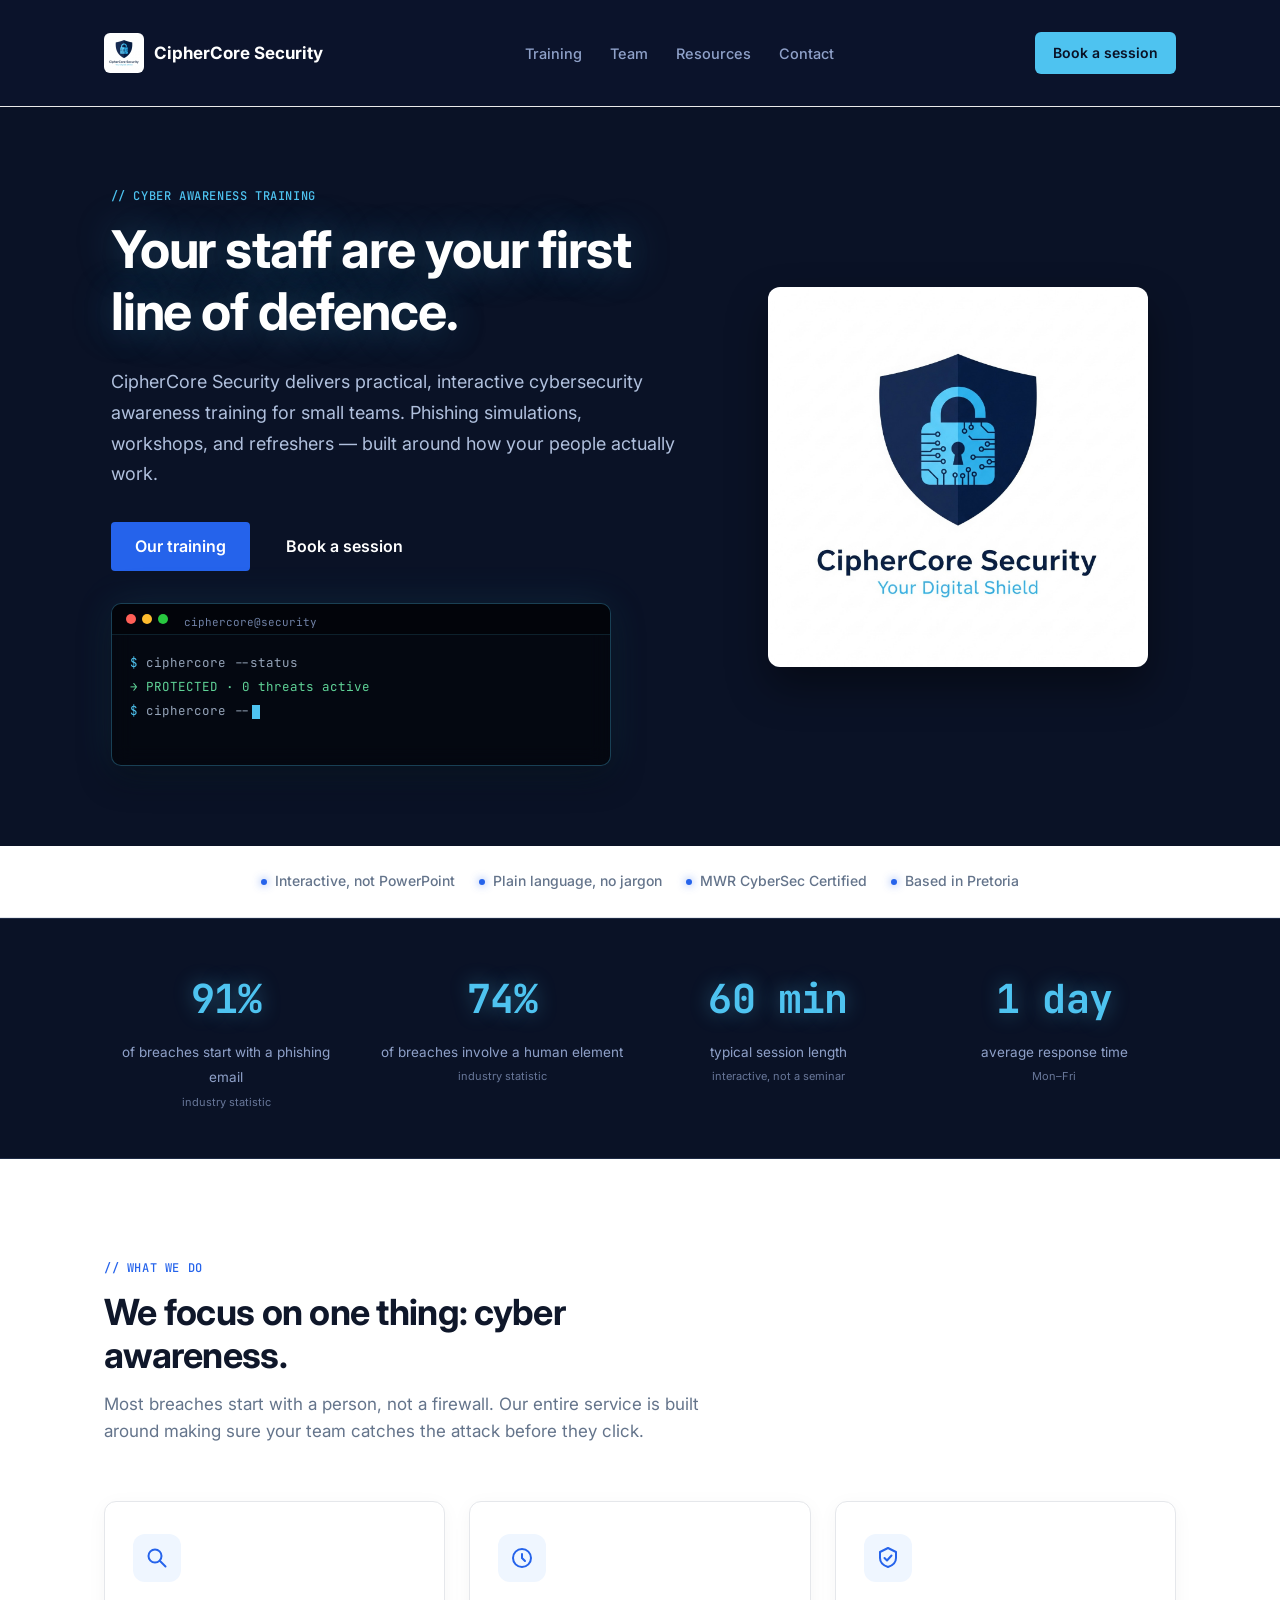
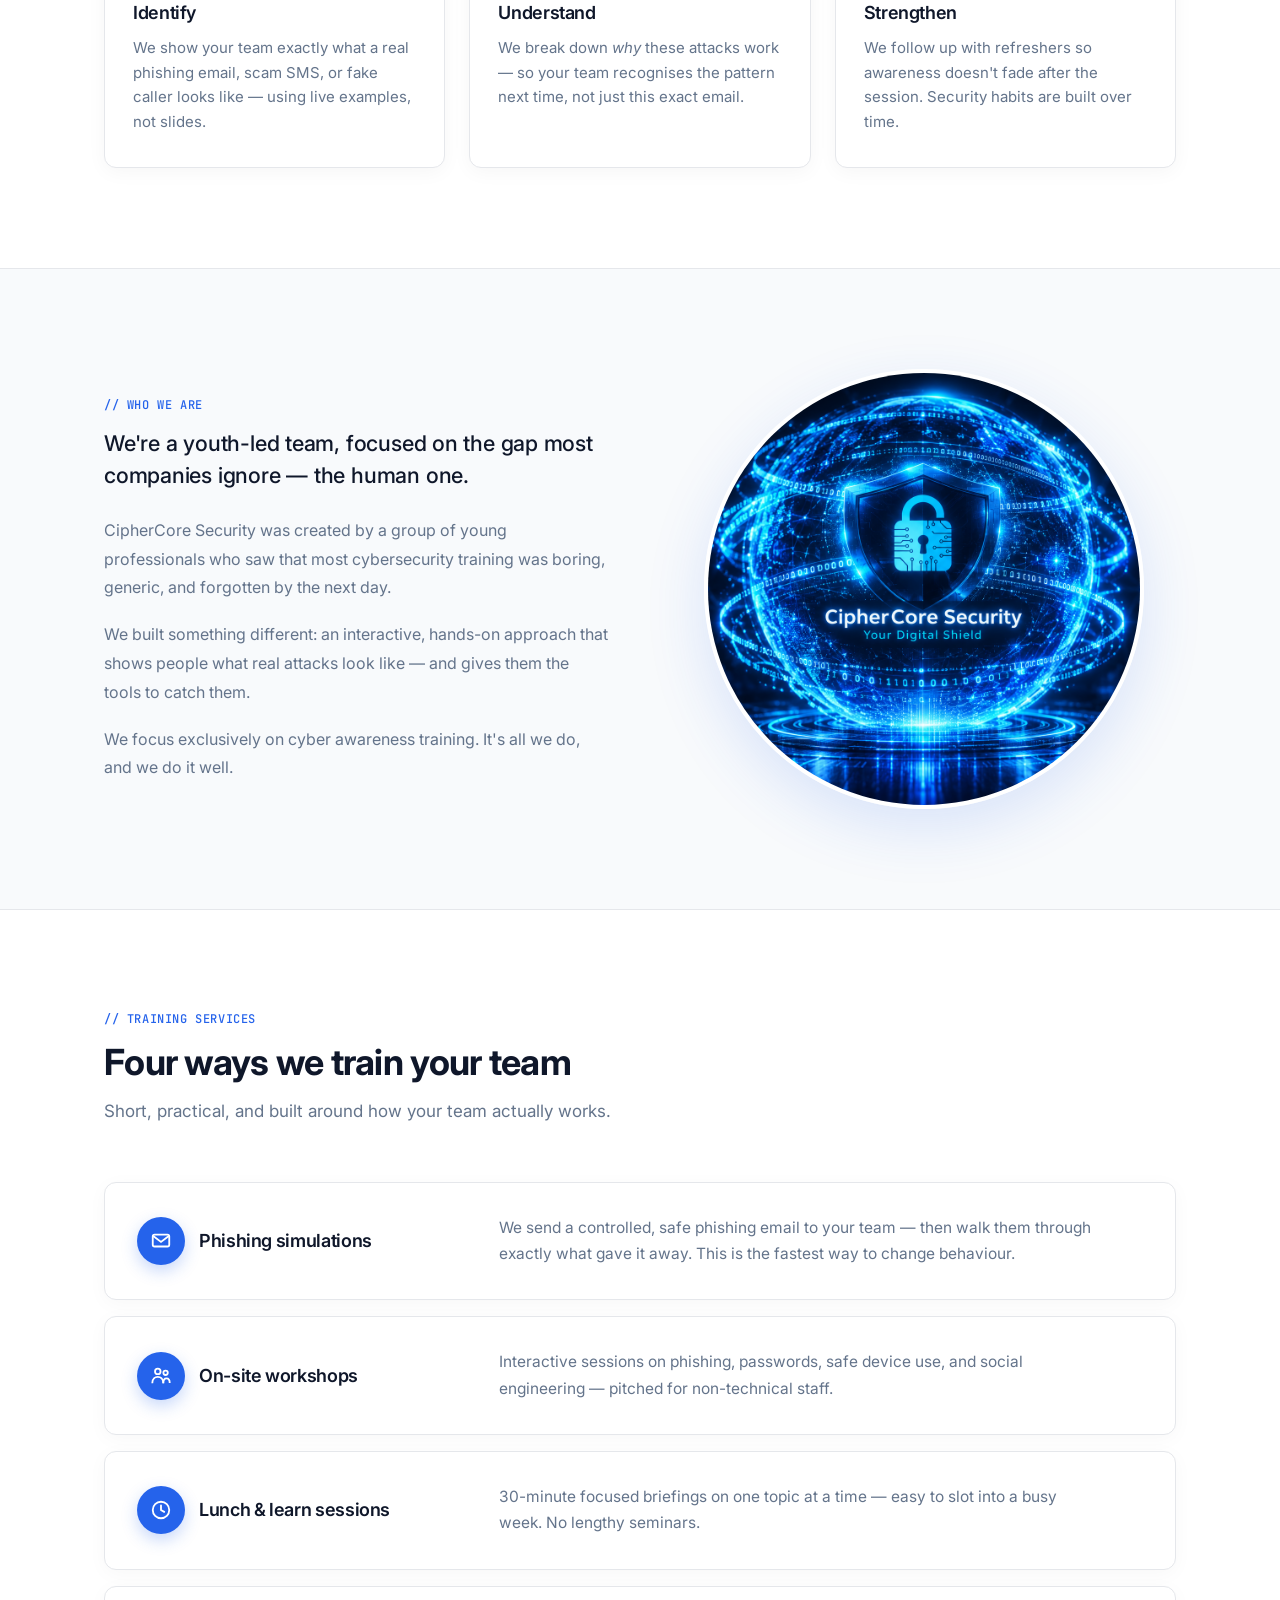
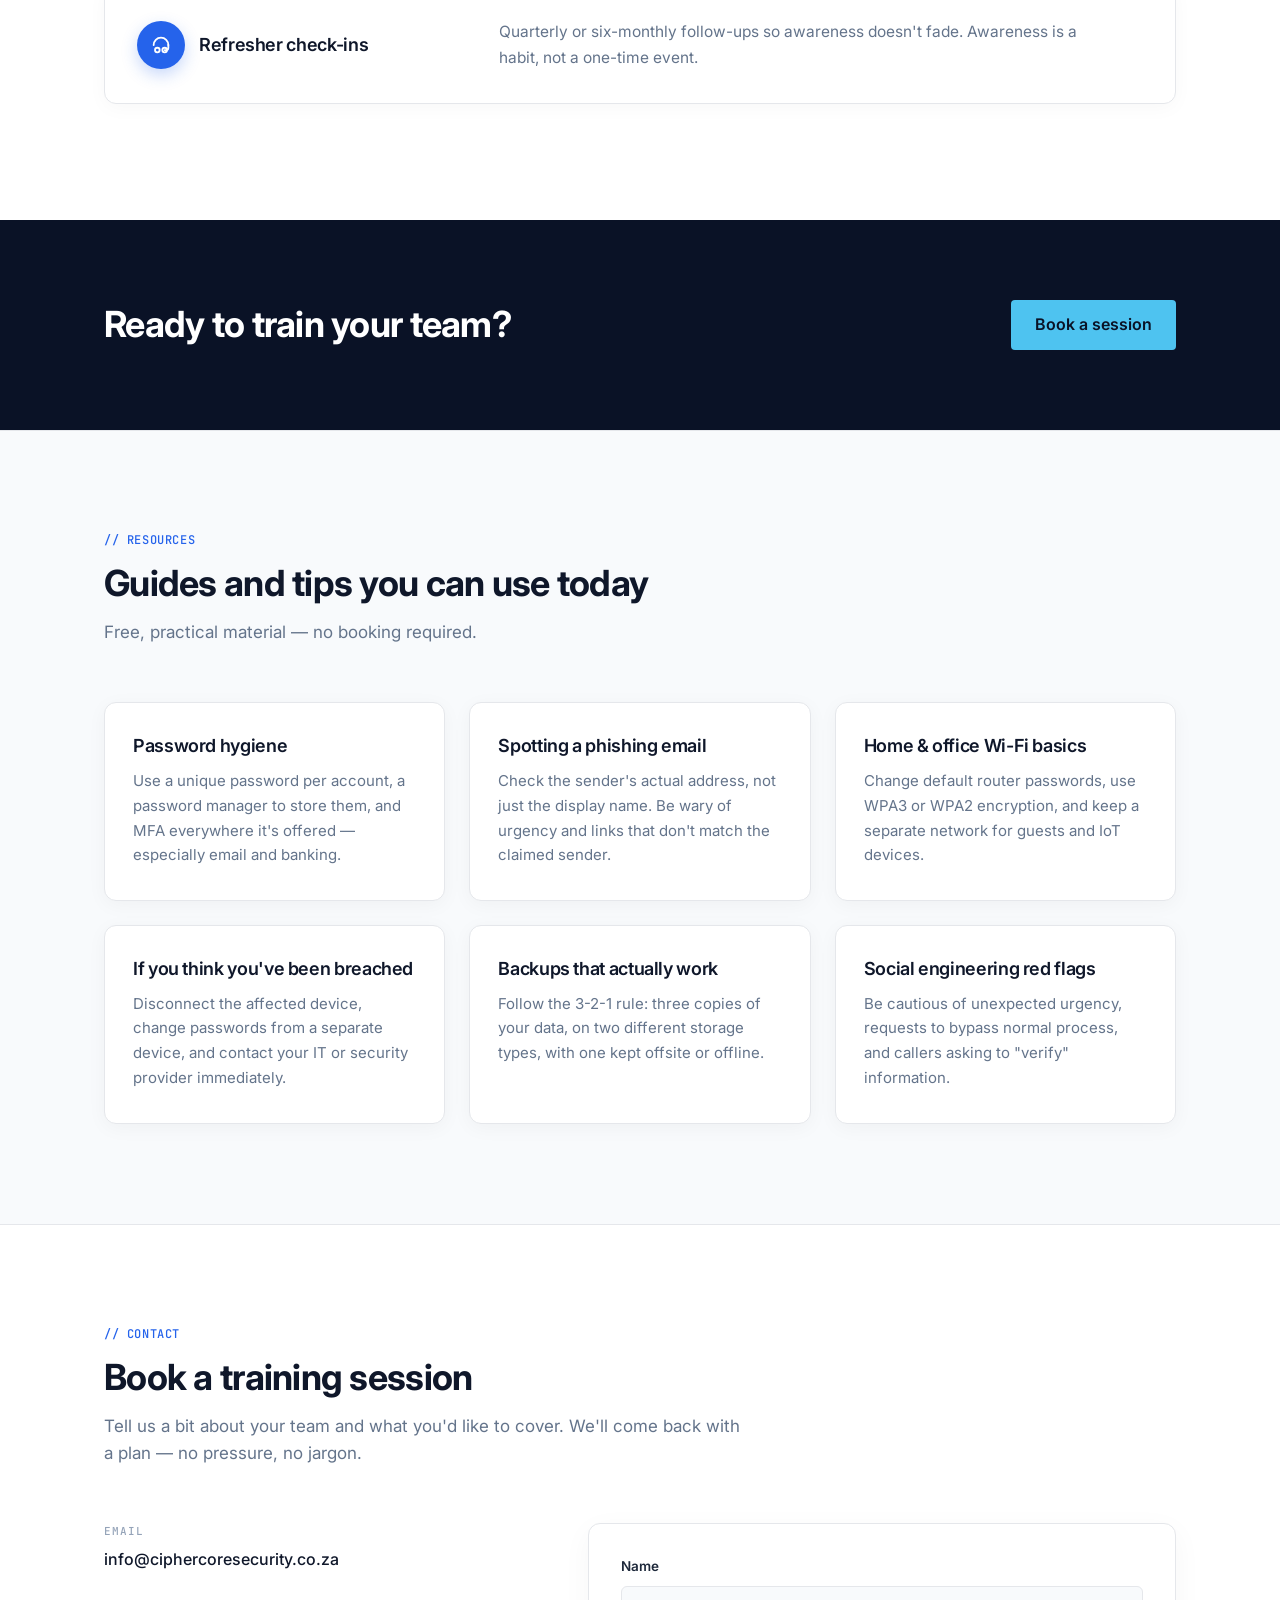
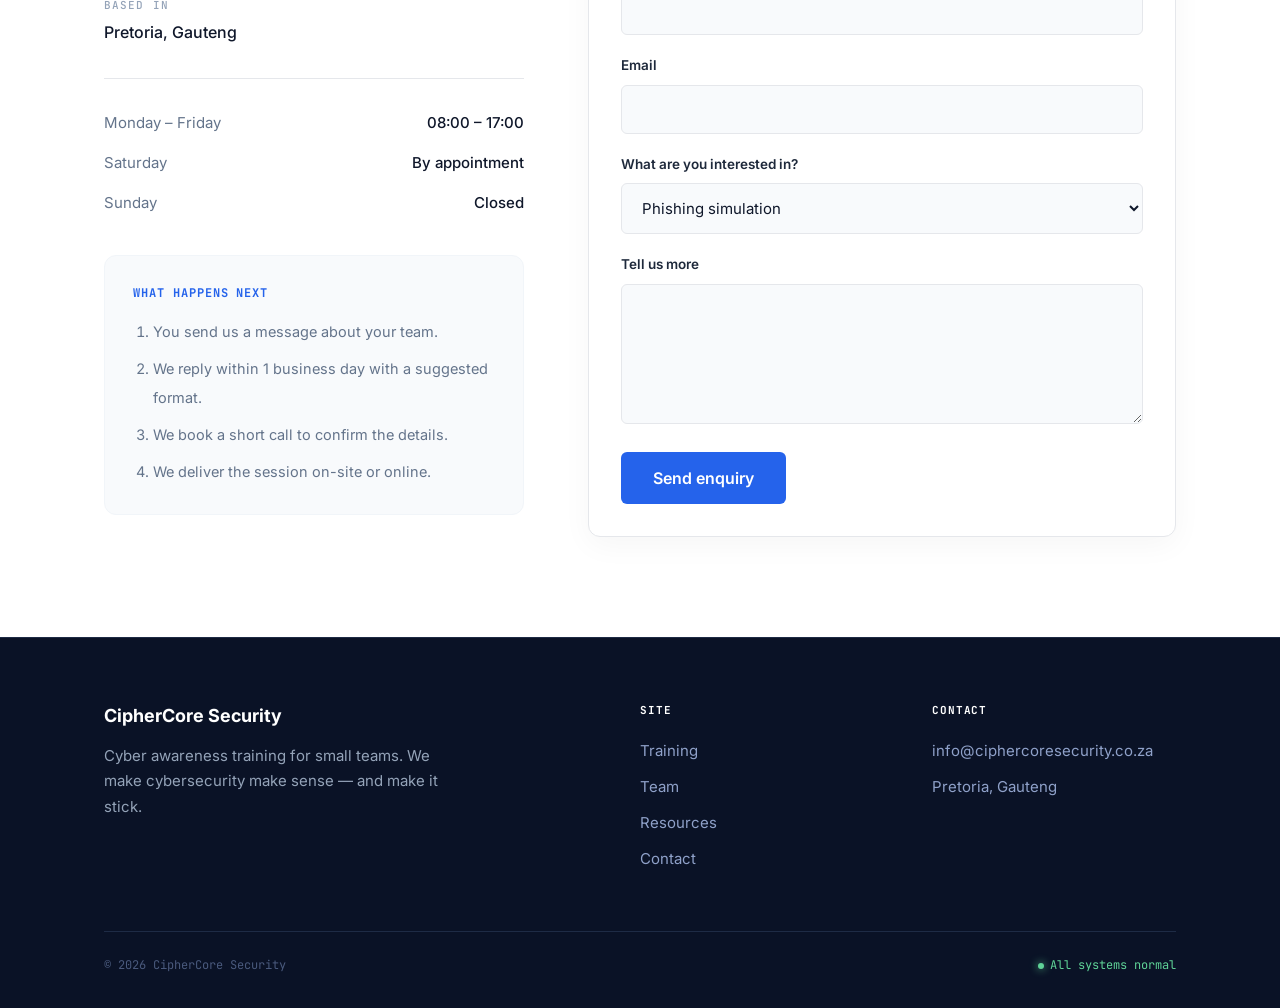
<file: index.html>
<!DOCTYPE html>
<html lang="en">
<head>
<meta charset="UTF-8">
<meta name="viewport" content="width=device-width, initial-scale=1.0">
<title>CipherCore Security — Cyber Awareness Training</title>
<link rel="icon" type="image/jpeg" href="logo.jpg.jpeg">
<meta name="theme-color" content="#0a1226">
<meta name="description" content="Interactive cybersecurity awareness training for small teams. Phishing simulations, workshops, and refreshers — built for how real people work.">

<meta property="og:type" content="website">
<meta property="og:title" content="CipherCore Security — Cyber Awareness Training">
<meta property="og:description" content="Your staff are your first line of defence. We train them.">
<meta property="og:url" content="https://ciphercoresecurity.co.za/">
<meta property="og:image" content="https://ciphercoresecurity.co.za/logo.jpg.jpeg">
<meta name="twitter:card" content="summary_large_image">

<link rel="stylesheet" href="css/site.css?v=100">

</head>
<body>

<canvas id="siteCanvas" class="site-canvas" aria-hidden="true"></canvas>

<header class="site-header">
  <div class="nav">
    <a href="#" class="brand">
      <img src="logo.jpg.jpeg" alt="CipherCore Security logo" class="brand-logo">
      <span>CipherCore Security</span>
    </a>

    <button class="nav-toggle" aria-label="Toggle navigation">☰</button>

    <nav class="nav-links">
      <a href="#services">Training</a>
      <a href="#team">Team</a>
      <a href="#resources">Resources</a>
      <a href="#contact">Contact</a>
    </nav>

    <a href="#contact" class="nav-cta">Book a session</a>
  </div>
</header>

<!-- ============ HERO ============ -->
<section class="hero">
  <div class="wrap hero-grid">
    <div>
      <span class="eyebrow">// Cyber awareness training</span>
      <h1>Your staff are your first line of defence.</h1>
      <p class="lede">CipherCore Security delivers practical, interactive cybersecurity awareness training for small teams. Phishing simulations, workshops, and refreshers — built around how your people actually work.</p>
      <div class="hero-ctas">
        <a href="#services" class="btn btn-primary">Our training</a>
        <a href="#contact" class="btn btn-secondary">Book a session</a>
      </div>

      <div class="terminal">
        <div class="terminal-bar">
          <span></span><span></span><span></span>
          <span class="terminal-title">ciphercore@security</span>
        </div>
        <div class="terminal-body"></div>
      </div>
    </div>

    <div class="hero-visual">
      <img src="logo.jpg.jpeg" alt="CipherCore Security" class="hero-logo">
    </div>
  </div>
</section>

<!-- ============ TRUST STRIP ============ -->
<section class="trust-strip">
  <div class="wrap">
    <div class="trust-items">
      <span>Interactive, not PowerPoint</span>
      <span>Plain language, no jargon</span>
      <span>MWR CyberSec Certified</span>
      <span>Based in Pretoria</span>
    </div>
  </div>
</section>

<!-- ============ STATS ============ -->
<section class="stats-section">
  <div class="wrap">
    <div class="stats-grid">
      <div class="stat-item">
        <span class="stat-num" data-target="91" data-suffix="%">0%</span>
        <span class="stat-label">of breaches start with a phishing email <small>industry statistic</small></span>
      </div>
      <div class="stat-item">
        <span class="stat-num" data-target="74" data-suffix="%">0%</span>
        <span class="stat-label">of breaches involve a human element <small>industry statistic</small></span>
      </div>
      <div class="stat-item">
        <span class="stat-num" data-target="60" data-suffix=" min">0 min</span>
        <span class="stat-label">typical session length <small>interactive, not a seminar</small></span>
      </div>
      <div class="stat-item">
        <span class="stat-num" data-target="1" data-suffix=" day">0 day</span>
        <span class="stat-label">average response time <small>Mon–Fri</small></span>
      </div>
    </div>
  </div>
</section>

<!-- ============ WHAT WE DO (PILLARS) ============ -->
<section>
  <div class="wrap">
    <div class="section-head">
      <span class="eyebrow">// What we do</span>
      <h2>We focus on one thing: cyber awareness.</h2>
      <p>Most breaches start with a person, not a firewall. Our entire service is built around making sure your team catches the attack before they click.</p>
    </div>

    <div class="pillars-grid">
      <div class="pillar">
        <div class="pillar-icon">
          <svg viewBox="0 0 24 24" fill="none">
            <circle cx="10" cy="10" r="6.5" stroke="currentColor" stroke-width="2"/>
            <line x1="15" y1="15" x2="20.5" y2="20.5" stroke="currentColor" stroke-width="2" stroke-linecap="round"/>
          </svg>
        </div>
        <h3>Identify</h3>
        <p>We show your team exactly what a real phishing email, scam SMS, or fake caller looks like — using live examples, not slides.</p>
      </div>

      <div class="pillar">
        <div class="pillar-icon">
          <svg viewBox="0 0 24 24" fill="none">
            <circle cx="12" cy="12" r="9" stroke="currentColor" stroke-width="2"/>
            <path d="M12 8V12L15 15" stroke="currentColor" stroke-width="2" stroke-linecap="round"/>
          </svg>
        </div>
        <h3>Understand</h3>
        <p>We break down <em>why</em> these attacks work — so your team recognises the pattern next time, not just this exact email.</p>
      </div>

      <div class="pillar">
        <div class="pillar-icon">
          <svg viewBox="0 0 24 24" fill="none">
            <path d="M12 2L20 6V12C20 16.5 16.5 19.5 12 21C7.5 19.5 4 16.5 4 12V6L12 2Z" stroke="currentColor" stroke-width="2" stroke-linejoin="round"/>
            <path d="M8.5 12L11 14.5L15.5 9.5" stroke="currentColor" stroke-width="2" stroke-linecap="round" stroke-linejoin="round"/>
          </svg>
        </div>
        <h3>Strengthen</h3>
        <p>We follow up with refreshers so awareness doesn't fade after the session. Security habits are built over time.</p>
      </div>
    </div>
  </div>
</section>

<!-- ============ ABOUT ============ -->
<section id="about" class="section-soft section-line">
  <div class="wrap about-grid">
    <div>
      <span class="eyebrow">// Who we are</span>
      <p class="about-lead">We're a youth-led team, focused on the gap most companies ignore — the human one.</p>
      
      <div class="about-body" style="margin-top: 24px;">
        <p>CipherCore Security was created by a group of young professionals who saw that most cybersecurity training was boring, generic, and forgotten by the next day.</p>
        <p>We built something different: an interactive, hands-on approach that shows people what real attacks look like — and gives them the tools to catch them.</p>
        <p>We focus exclusively on cyber awareness training. It's all we do, and we do it well.</p>
      </div>
    </div>
    
    <div class="about-visual">
      <img src="about-visual.jpg.png" alt="CipherCore Cyber Awareness" class="about-img">
    </div>
  </div>
</section>

<!-- ============ SERVICES ============ -->
<section id="services">
  <div class="wrap">
    <div class="section-head">
      <span class="eyebrow">// Training services</span>
      <h2>Four ways we train your team</h2>
      <p>Short, practical, and built around how your team actually works.</p>
    </div>

    <div class="value-rows">
      <div class="value-row">
        <h3>
          <span class="row-icon">
            <svg viewBox="0 0 24 24" fill="none"><rect x="3" y="5" width="18" height="13" rx="2" stroke="currentColor" stroke-width="2"/><path d="M3.5 6.5L12 13L20.5 6.5" stroke="currentColor" stroke-width="2"/></svg>
          </span>
          Phishing simulations
        </h3>
        <p>We send a controlled, safe phishing email to your team — then walk them through exactly what gave it away. This is the fastest way to change behaviour.</p>
      </div>

      <div class="value-row">
        <h3>
          <span class="row-icon">
            <svg viewBox="0 0 24 24" fill="none"><circle cx="8.5" cy="7" r="3" stroke="currentColor" stroke-width="2"/><circle cx="17" cy="8.5" r="2.4" stroke="currentColor" stroke-width="2"/><path d="M2.5 20 C2.5 14.5 6 13 8.5 13 C11 13 14.5 14.5 14.5 20" stroke="currentColor" stroke-width="2"/><path d="M14.5 20 C14.5 16 16.5 14.5 18 14.5 C19.8 14.5 21.5 16 21.5 19.5" stroke="currentColor" stroke-width="2"/></svg>
          </span>
          On-site workshops
        </h3>
        <p>Interactive sessions on phishing, passwords, safe device use, and social engineering — pitched for non-technical staff.</p>
      </div>

      <div class="value-row">
        <h3>
          <span class="row-icon">
            <svg viewBox="0 0 24 24" fill="none"><circle cx="12" cy="12" r="9" stroke="currentColor" stroke-width="2"/><path d="M12 7V12L15.5 14" stroke="currentColor" stroke-width="2" stroke-linecap="round"/></svg>
          </span>
          Lunch &amp; learn sessions
        </h3>
        <p>30-minute focused briefings on one topic at a time — easy to slot into a busy week. No lengthy seminars.</p>
      </div>

      <div class="value-row">
        <h3>
          <span class="row-icon">
            <svg viewBox="0 0 24 24" fill="none"><path d="M4 12C4 7.5 7.5 4 12 4C16.5 4 20 7.5 20 12" stroke="currentColor" stroke-width="2" stroke-linecap="round"/><path d="M20 12V15C20 16.5 19 17.5 17.5 17.5H16" stroke="currentColor" stroke-width="2" stroke-linecap="round"/><circle cx="8" cy="17.5" r="2.5" stroke="currentColor" stroke-width="2"/><circle cx="16" cy="17.5" r="2.5" stroke="currentColor" stroke-width="2"/></svg>
          </span>
          Refresher check-ins
        </h3>
        <p>Quarterly or six-monthly follow-ups so awareness doesn't fade. Awareness is a habit, not a one-time event.</p>
      </div>
    </div>
  </div>
</section>


<!-- ============ CTA ============ -->
<section class="cta-banner">
  <div class="wrap">
    <h2>Ready to train your team?</h2>
    <a href="#contact" class="btn btn-primary">Book a session</a>
  </div>
</section>


<!-- ============ RESOURCES ============ -->
<section id="resources" class="section-soft section-line">
  <div class="wrap">
    <div class="section-head">
      <span class="eyebrow">// Resources</span>
      <h2>Guides and tips you can use today</h2>
      <p>Free, practical material — no booking required.</p>
    </div>

    <div class="card-grid">
      <div class="card">
        <h3>Password hygiene</h3>
        <p>Use a unique password per account, a password manager to store them, and MFA everywhere it's offered — especially email and banking.</p>
      </div>
      <div class="card">
        <h3>Spotting a phishing email</h3>
        <p>Check the sender's actual address, not just the display name. Be wary of urgency and links that don't match the claimed sender.</p>
      </div>
      <div class="card">
        <h3>Home &amp; office Wi-Fi basics</h3>
        <p>Change default router passwords, use WPA3 or WPA2 encryption, and keep a separate network for guests and IoT devices.</p>
      </div>
      <div class="card">
        <h3>If you think you've been breached</h3>
        <p>Disconnect the affected device, change passwords from a separate device, and contact your IT or security provider immediately.</p>
      </div>
      <div class="card">
        <h3>Backups that actually work</h3>
        <p>Follow the 3-2-1 rule: three copies of your data, on two different storage types, with one kept offsite or offline.</p>
      </div>
      <div class="card">
        <h3>Social engineering red flags</h3>
        <p>Be cautious of unexpected urgency, requests to bypass normal process, and callers asking to "verify" information.</p>
      </div>
    </div>
  </div>
</section>

<!-- ============ CONTACT ============ -->
<section id="contact">
  <div class="wrap">
    <div class="section-head">
      <span class="eyebrow">// Contact</span>
      <h2>Book a training session</h2>
      <p>Tell us a bit about your team and what you'd like to cover. We'll come back with a plan — no pressure, no jargon.</p>
    </div>

    <div class="contact-grid">
      <div class="contact-info">
        <div class="item">
          <span class="label">Email</span>
          <a href="mailto:info@ciphercoresecurity.co.za">info@ciphercoresecurity.co.za</a>
        </div>
        <div class="item">
          <span class="label">Based in</span>
          <span>Pretoria, Gauteng</span>
        </div>

        <div class="hours">
          <div class="hours-row"><span>Monday – Friday</span><span>08:00 – 17:00</span></div>
          <div class="hours-row"><span>Saturday</span><span>By appointment</span></div>
          <div class="hours-row"><span>Sunday</span><span>Closed</span></div>
        </div>

        <div class="next-steps">
          <h4>What happens next</h4>
          <ol>
            <li>You send us a message about your team.</li>
            <li>We reply within 1 business day with a suggested format.</li>
            <li>We book a short call to confirm the details.</li>
            <li>We deliver the session on-site or online.</li>
          </ol>
        </div>
      </div>

      <form action="https://formspree.io/f/mdeaywbo" method="POST">
        <div class="form-row">
          <label for="name">Name</label>
          <input type="text" id="name" name="name" required>
        </div>
        <div class="form-row">
          <label for="email">Email</label>
          <input type="email" id="email" name="email" required>
        </div>
        <div class="form-row">
          <label for="service">What are you interested in?</label>
          <select id="service" name="service">
            <option>Phishing simulation</option>
            <option>On-site workshop</option>
            <option>Lunch &amp; learn session</option>
            <option>Full awareness programme</option>
            <option>Not sure yet — let's talk</option>
          </select>
        </div>
        <div class="form-row">
          <label for="message">Tell us more</label>
          <textarea id="message" name="message" required></textarea>
        </div>
        <button type="submit">Send enquiry</button>
      </form>
    </div>
  </div>
</section>

<!-- ============ FOOTER ============ -->
<footer class="site-footer">
  <div class="wrap">
    <div class="footer-grid">
      <div class="footer-brand">
        <h4>CipherCore Security</h4>
        <p>Cyber awareness training for small teams. We make cybersecurity make sense — and make it stick.</p>
      </div>

      <div class="footer-col">
        <h5>Site</h5>
        <a href="#services">Training</a>
        <a href="#team">Team</a>
        <a href="#resources">Resources</a>
        <a href="#contact">Contact</a>
      </div>

      <div class="footer-col">
        <h5>Contact</h5>
        <a href="mailto:info@ciphercoresecurity.co.za">info@ciphercoresecurity.co.za</a>
        <span>Pretoria, Gauteng</span>
      </div>
    </div>

    <div class="footer-bottom">
      <span>© <span id="year"></span> CipherCore Security</span>
      <span class="status">All systems normal</span>
    </div>
  </div>
</footer>

  <!-- Mobile Menu Toggle -->
  <script>
    const navToggle = document.querySelector('.nav-toggle');
    const nav = document.querySelector('.nav');

    if (navToggle && nav) {
      navToggle.addEventListener('click', () => {
        nav.classList.toggle('menu-open');
      });
    }

    // Dynamic Year for Footer
    const yearSpan = document.getElementById('year');
    if (yearSpan) {
      yearSpan.textContent = new Date().getFullYear();
    }
  </script>
  
<script src="js/main.js"></script>
</body>
</html>
</file>
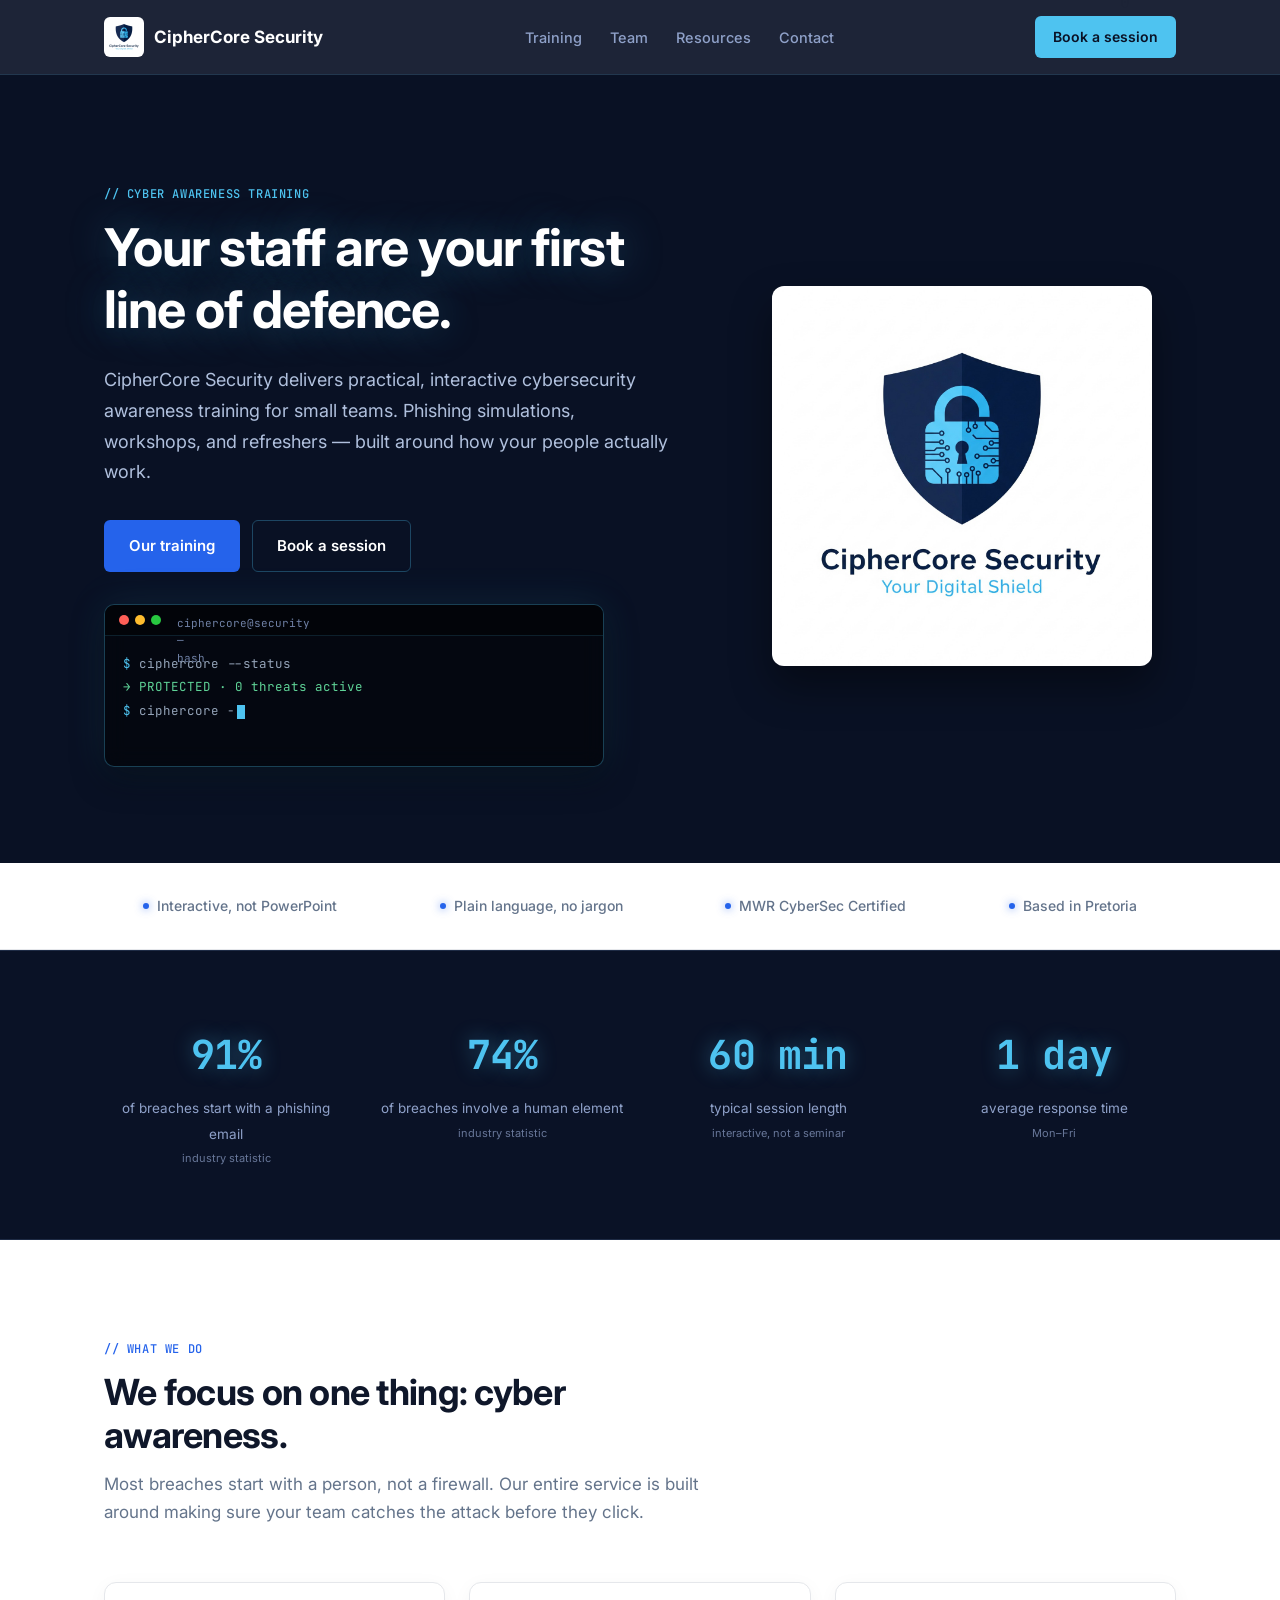
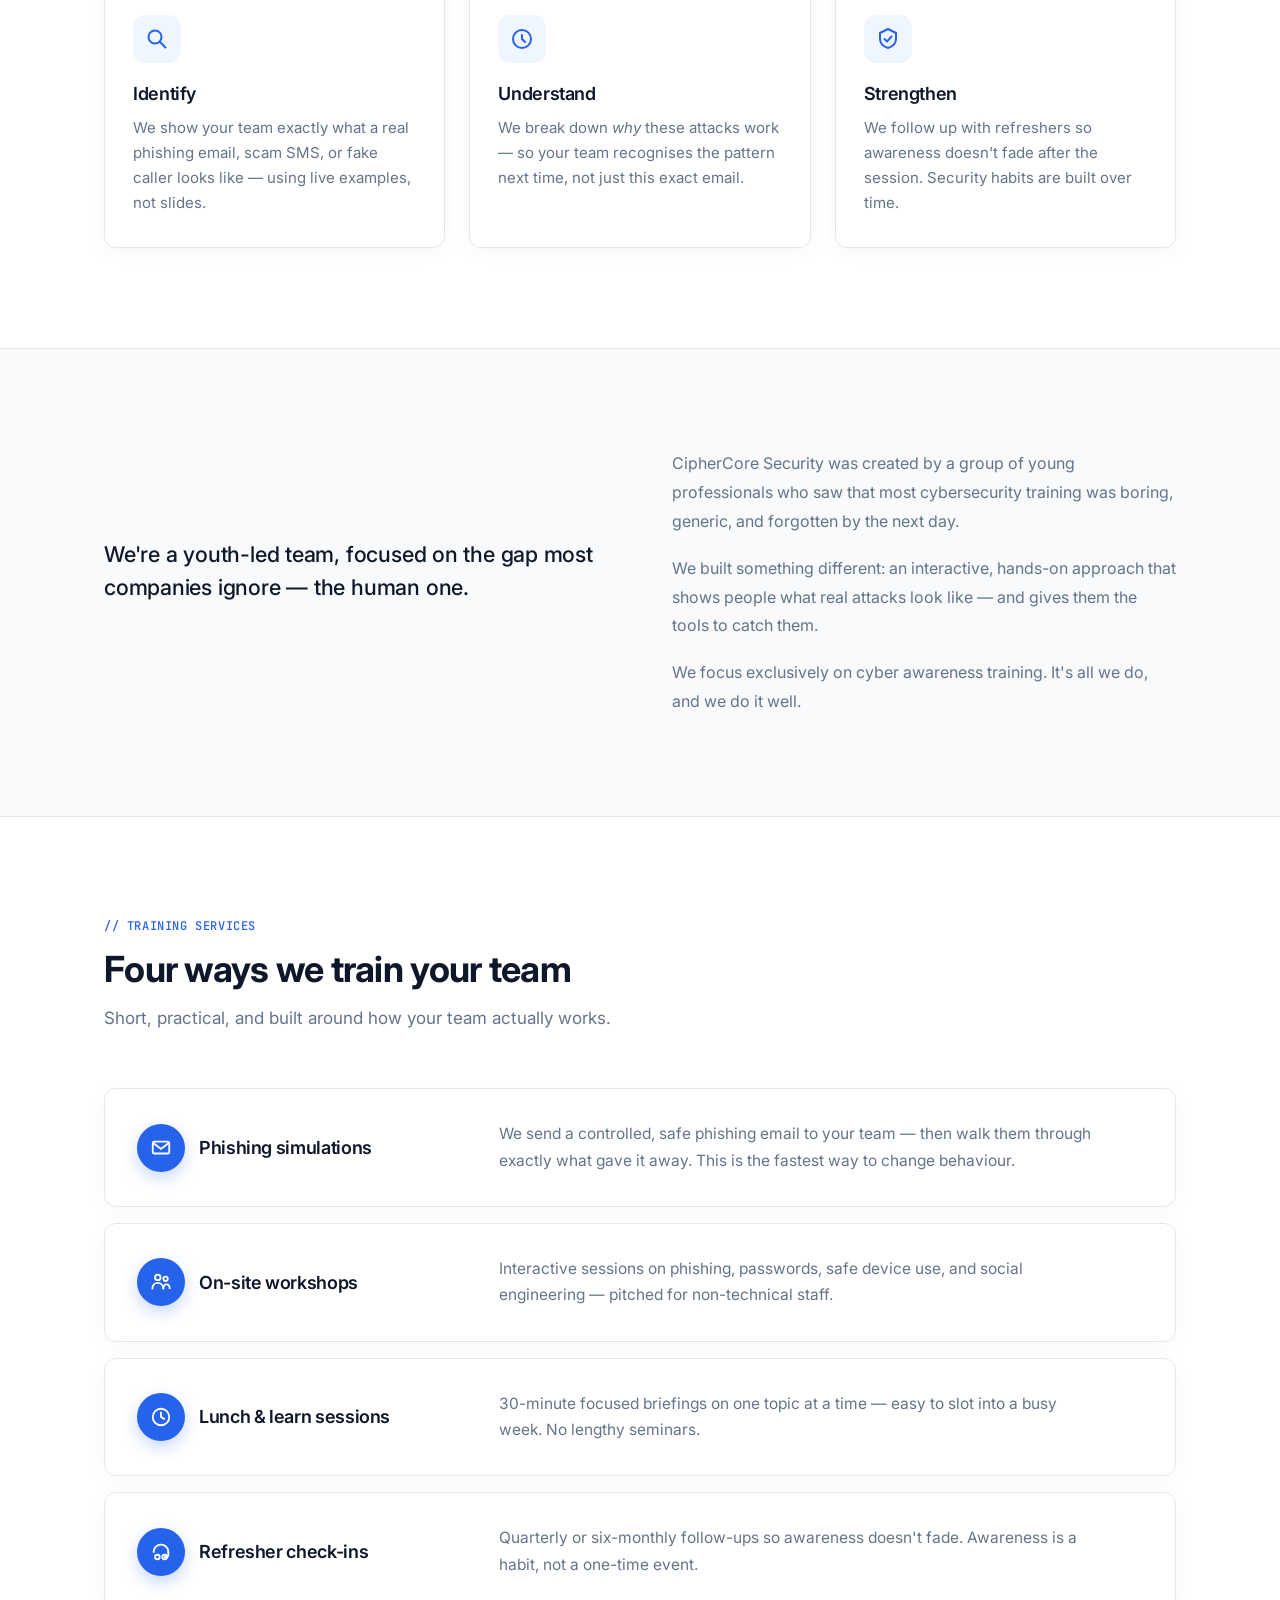
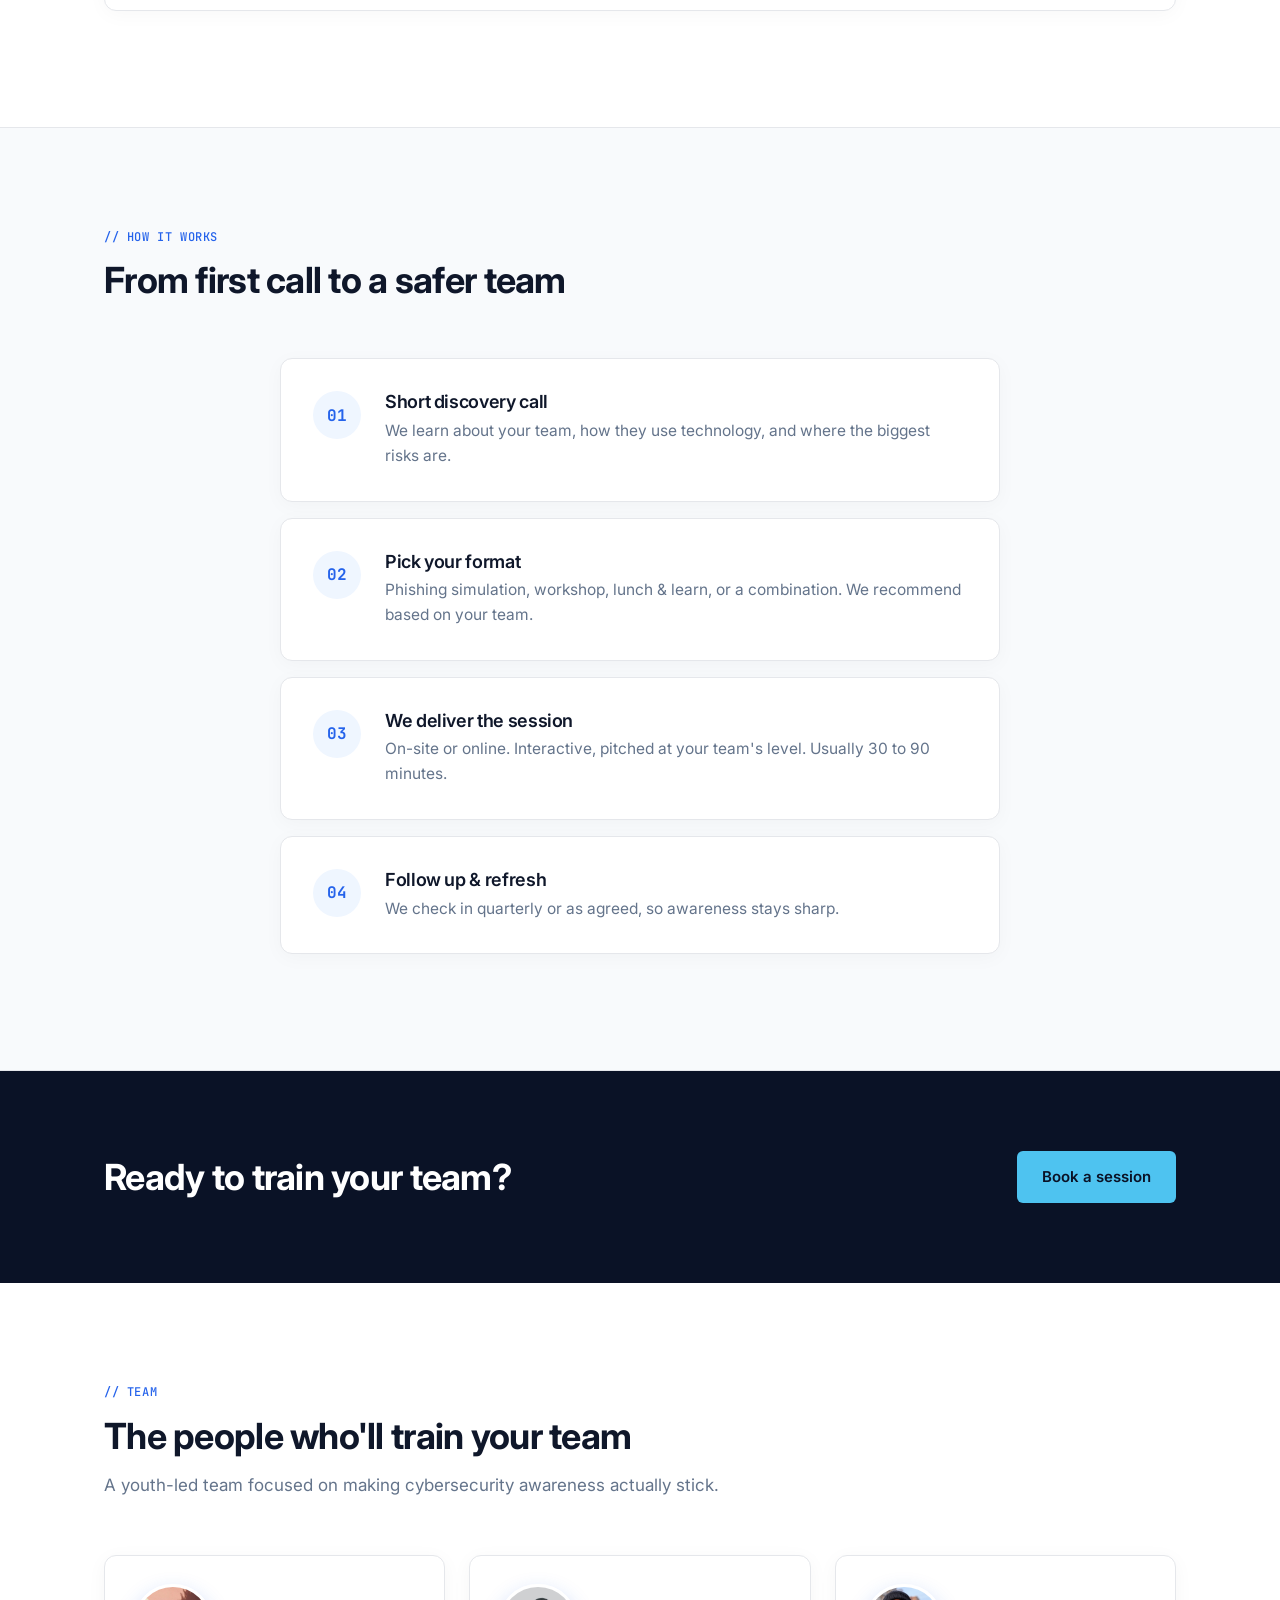
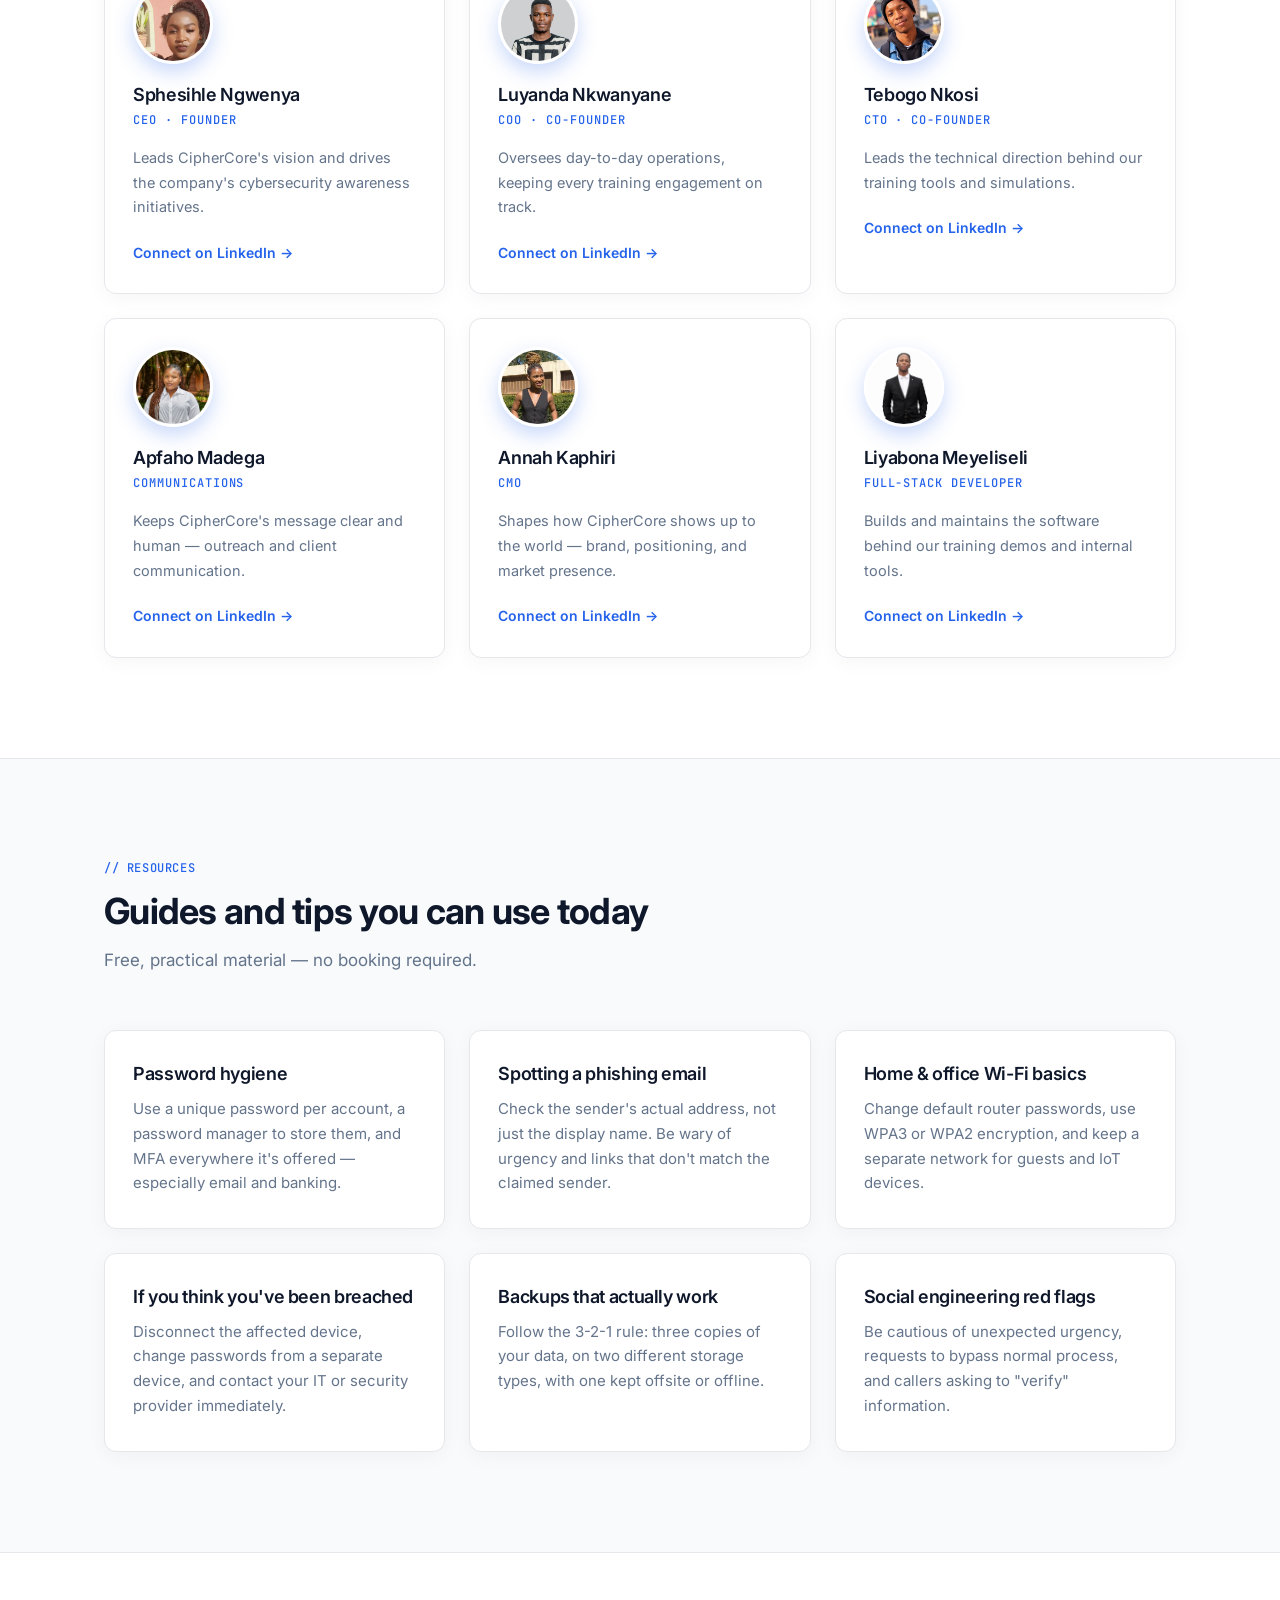
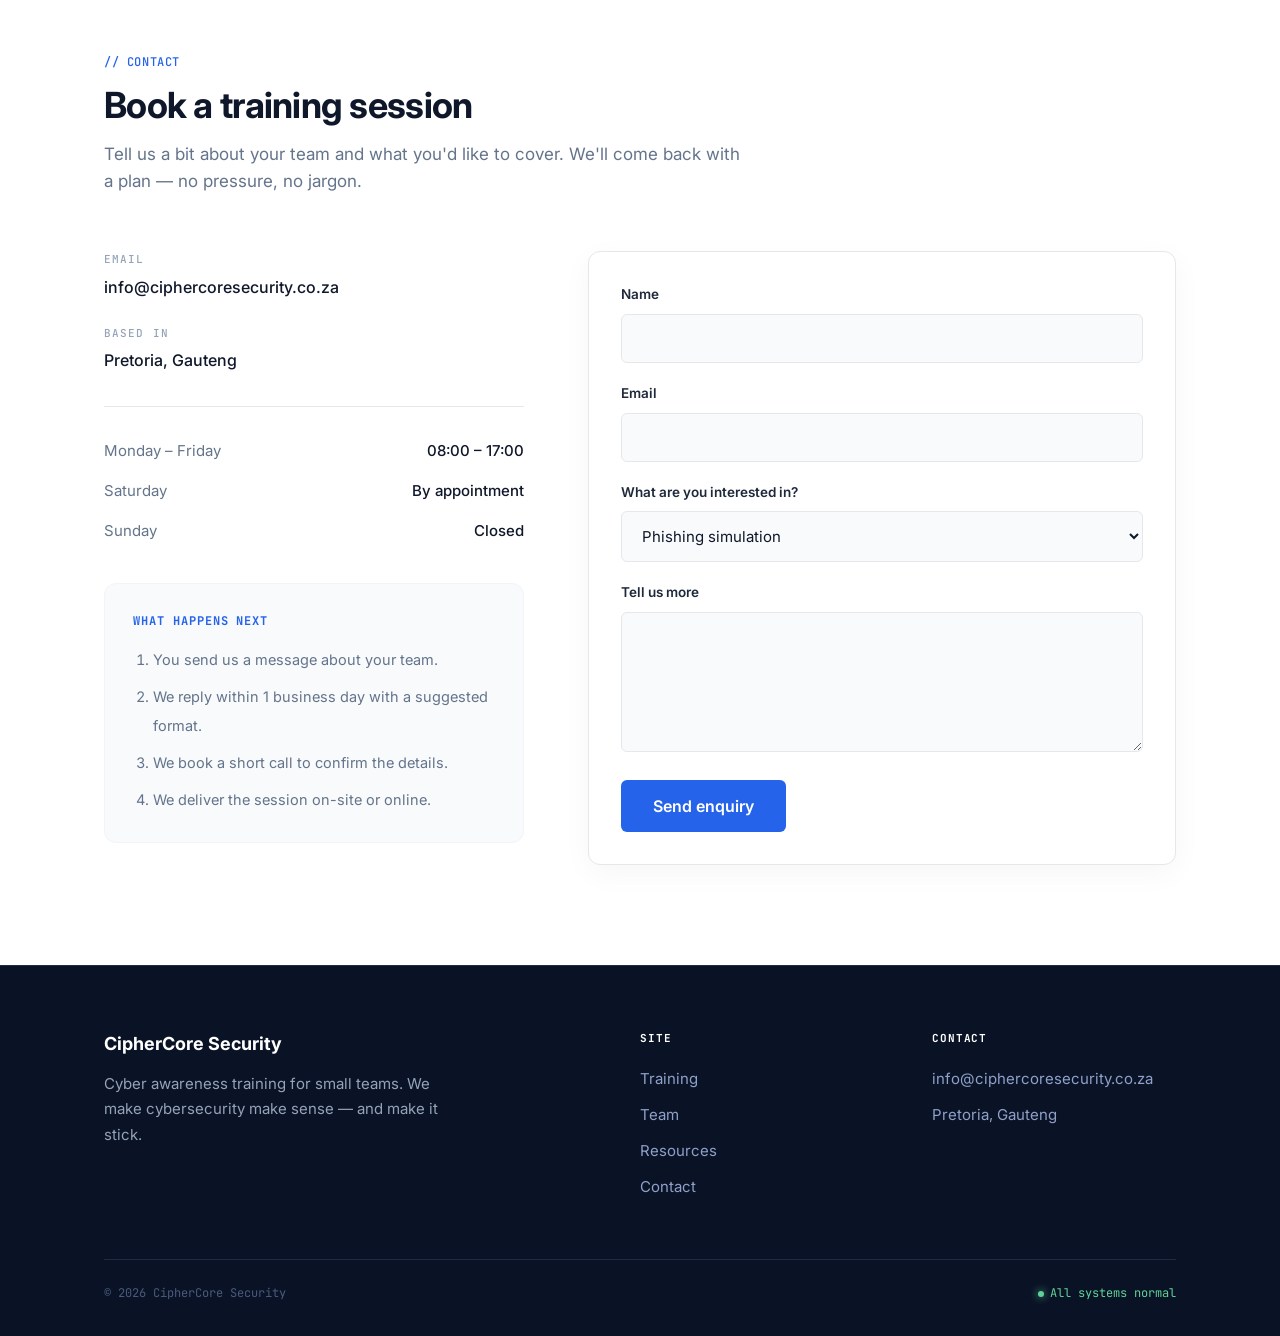
<file: v2/index.html>
<!DOCTYPE html>
<html lang="en">
<head>
<meta charset="UTF-8">
<meta name="viewport" content="width=device-width, initial-scale=1">
<title>CipherCore Security — Cyber Awareness Training</title>
<link rel="icon" type="image/jpeg" href="../logo.jpg.jpeg">
<meta name="theme-color" content="#0a1226">
<meta name="description" content="Interactive cybersecurity awareness training for small teams. Phishing simulations, workshops, and refreshers — built for how real people work.">

<meta property="og:type" content="website">
<meta property="og:title" content="CipherCore Security — Cyber Awareness Training">
<meta property="og:description" content="Your staff are your first line of defence. We train them.">
<meta property="og:url" content="https://ciphercoresecurity.co.za/">
<meta property="og:image" content="https://ciphercoresecurity.co.za/logo.jpg.jpeg">
<meta name="twitter:card" content="summary_large_image">

<link rel="stylesheet" href="css/site.css?v=700">
</head>
<body>

<header class="site-header">
  <div class="nav">
    <a href="#" class="brand">
      <img src="../logo.jpg.jpeg" alt="CipherCore Security logo" class="brand-logo">
      <span>CipherCore Security</span>
    </a>

    <button class="nav-toggle" aria-label="Toggle navigation">☰</button>

    <nav class="nav-links">
      <a href="#services">Training</a>
      <a href="#team">Team</a>
      <a href="#resources">Resources</a>
      <a href="#contact">Contact</a>
    </nav>

    <a href="#contact" class="nav-cta">Book a session</a>
  </div>
</header>

<!-- ============ HERO ============ -->
<section class="hero">
<canvas id="siteCanvas" class="site-canvas" aria-hidden="true"></canvas>
  <div class="wrap hero-grid">
    <div>
      <span class="eyebrow">// Cyber awareness training</span>
      <h1>Your staff are your first line of defence.</h1>
      <p class="lede">CipherCore Security delivers practical, interactive cybersecurity awareness training for small teams. Phishing simulations, workshops, and refreshers — built around how your people actually work.</p>
      <div class="hero-ctas">
        <a href="#services" class="btn btn-primary">Our training</a>
        <a href="#contact" class="btn btn-secondary">Book a session</a>
      </div>

      <div class="terminal">
        <div class="terminal-bar">
          <span></span><span></span><span></span>
          <span class="terminal-title">ciphercore@security — bash</span>
        </div>
        <div class="terminal-body"></div>
      </div>
    </div>

    <div class="hero-visual">
      <img src="../logo.jpg.jpeg" alt="CipherCore Security" class="hero-logo">
    </div>
  </div>
</section>

<!-- ============ TRUST STRIP ============ -->
<section class="trust-strip">
  <div class="wrap">
    <div class="trust-items">
      <span>Interactive, not PowerPoint</span>
      <span>Plain language, no jargon</span>
      <span>MWR CyberSec Certified</span>
      <span>Based in Pretoria</span>
    </div>
  </div>
</section>

<!-- ============ STATS ============ -->
<section class="stats-section">
  <div class="wrap">
    <div class="stats-grid">
      <div class="stat-item">
        <span class="stat-num" data-target="91" data-suffix="%">0%</span>
        <span class="stat-label">of breaches start with a phishing email <small>industry statistic</small></span>
      </div>
      <div class="stat-item">
        <span class="stat-num" data-target="74" data-suffix="%">0%</span>
        <span class="stat-label">of breaches involve a human element <small>industry statistic</small></span>
      </div>
      <div class="stat-item">
        <span class="stat-num" data-target="60" data-suffix=" min">0 min</span>
        <span class="stat-label">typical session length <small>interactive, not a seminar</small></span>
      </div>
      <div class="stat-item">
        <span class="stat-num" data-target="1" data-suffix=" day">0 day</span>
        <span class="stat-label">average response time <small>Mon–Fri</small></span>
      </div>
    </div>
  </div>
</section>

<!-- ============ WHAT WE DO ============ -->
<section>
  <div class="wrap">
    <div class="section-head">
      <span class="eyebrow">// What we do</span>
      <h2>We focus on one thing: cyber awareness.</h2>
      <p>Most breaches start with a person, not a firewall. Our entire service is built around making sure your team catches the attack before they click.</p>
    </div>

    <div class="pillars-grid">
      <div class="pillar">
        <div class="pillar-icon">
          <svg viewBox="0 0 24 24" fill="none">
            <circle cx="10" cy="10" r="6.5" stroke="currentColor" stroke-width="2"/>
            <line x1="15" y1="15" x2="20.5" y2="20.5" stroke="currentColor" stroke-width="2" stroke-linecap="round"/>
          </svg>
        </div>
        <h3>Identify</h3>
        <p>We show your team exactly what a real phishing email, scam SMS, or fake caller looks like — using live examples, not slides.</p>
      </div>

      <div class="pillar">
        <div class="pillar-icon">
          <svg viewBox="0 0 24 24" fill="none">
            <circle cx="12" cy="12" r="9" stroke="currentColor" stroke-width="2"/>
            <path d="M12 8V12L15 15" stroke="currentColor" stroke-width="2" stroke-linecap="round"/>
          </svg>
        </div>
        <h3>Understand</h3>
        <p>We break down <em>why</em> these attacks work — so your team recognises the pattern next time, not just this exact email.</p>
      </div>

      <div class="pillar">
        <div class="pillar-icon">
          <svg viewBox="0 0 24 24" fill="none">
            <path d="M12 2L20 6V12C20 16.5 16.5 19.5 12 21C7.5 19.5 4 16.5 4 12V6L12 2Z" stroke="currentColor" stroke-width="2" stroke-linejoin="round"/>
            <path d="M8.5 12L11 14.5L15.5 9.5" stroke="currentColor" stroke-width="2" stroke-linecap="round" stroke-linejoin="round"/>
          </svg>
        </div>
        <h3>Strengthen</h3>
        <p>We follow up with refreshers so awareness doesn't fade after the session. Security habits are built over time.</p>
      </div>
    </div>
  </div>
</section>

<!-- ============ ABOUT ============ -->
<section id="about" class="section-soft section-line">
  <div class="wrap about-grid">
    <div>
      <p class="about-lead">We're a youth-led team, focused on the gap most companies ignore — the human one.</p>
    </div>
    <div class="about-body">
      <p>CipherCore Security was created by a group of young professionals who saw that most cybersecurity training was boring, generic, and forgotten by the next day.</p>
      <p>We built something different: an interactive, hands-on approach that shows people what real attacks look like — and gives them the tools to catch them.</p>
      <p>We focus exclusively on cyber awareness training. It's all we do, and we do it well.</p>
    </div>
  </div>
</section>

<!-- ============ SERVICES ============ -->
<section id="services">
  <div class="wrap">
    <div class="section-head">
      <span class="eyebrow">// Training services</span>
      <h2>Four ways we train your team</h2>
      <p>Short, practical, and built around how your team actually works.</p>
    </div>

    <div class="value-rows">
      <div class="value-row">
        <h3>
          <span class="row-icon"><svg viewBox="0 0 24 24" fill="none"><rect x="3" y="5" width="18" height="13" rx="2" stroke="currentColor" stroke-width="2"/><path d="M3.5 6.5L12 13L20.5 6.5" stroke="currentColor" stroke-width="2"/></svg></span>
          Phishing simulations
        </h3>
        <p>We send a controlled, safe phishing email to your team — then walk them through exactly what gave it away. This is the fastest way to change behaviour.</p>
      </div>

      <div class="value-row">
        <h3>
          <span class="row-icon"><svg viewBox="0 0 24 24" fill="none"><circle cx="8.5" cy="7" r="3" stroke="currentColor" stroke-width="2"/><circle cx="17" cy="8.5" r="2.4" stroke="currentColor" stroke-width="2"/><path d="M2.5 20 C2.5 14.5 6 13 8.5 13 C11 13 14.5 14.5 14.5 20" stroke="currentColor" stroke-width="2"/><path d="M14.5 20 C14.5 16 16.5 14.5 18 14.5 C19.8 14.5 21.5 16 21.5 19.5" stroke="currentColor" stroke-width="2"/></svg></span>
          On-site workshops
        </h3>
        <p>Interactive sessions on phishing, passwords, safe device use, and social engineering — pitched for non-technical staff.</p>
      </div>

      <div class="value-row">
        <h3>
          <span class="row-icon"><svg viewBox="0 0 24 24" fill="none"><circle cx="12" cy="12" r="9" stroke="currentColor" stroke-width="2"/><path d="M12 7V12L15.5 14" stroke="currentColor" stroke-width="2" stroke-linecap="round"/></svg></span>
          Lunch &amp; learn sessions
        </h3>
        <p>30-minute focused briefings on one topic at a time — easy to slot into a busy week. No lengthy seminars.</p>
      </div>

      <div class="value-row">
        <h3>
          <span class="row-icon"><svg viewBox="0 0 24 24" fill="none"><path d="M4 12C4 7.5 7.5 4 12 4C16.5 4 20 7.5 20 12" stroke="currentColor" stroke-width="2" stroke-linecap="round"/><path d="M20 12V15C20 16.5 19 17.5 17.5 17.5H16" stroke="currentColor" stroke-width="2" stroke-linecap="round"/><circle cx="8" cy="17.5" r="2.5" stroke="currentColor" stroke-width="2"/><circle cx="16" cy="17.5" r="2.5" stroke="currentColor" stroke-width="2"/></svg></span>
          Refresher check-ins
        </h3>
        <p>Quarterly or six-monthly follow-ups so awareness doesn't fade. Awareness is a habit, not a one-time event.</p>
      </div>
    </div>
  </div>
</section>

<!-- ============ PROCESS ============ -->
<section class="section-soft section-line">
  <div class="wrap">
    <div class="section-head">
      <span class="eyebrow">// How it works</span>
      <h2>From first call to a safer team</h2>
    </div>

    <div class="process-list">
      <div class="process-step">
        <span class="process-num">01</span>
        <div>
          <h3>Short discovery call</h3>
          <p>We learn about your team, how they use technology, and where the biggest risks are.</p>
        </div>
      </div>
      <div class="process-step">
        <span class="process-num">02</span>
        <div>
          <h3>Pick your format</h3>
          <p>Phishing simulation, workshop, lunch &amp; learn, or a combination. We recommend based on your team.</p>
        </div>
      </div>
      <div class="process-step">
        <span class="process-num">03</span>
        <div>
          <h3>We deliver the session</h3>
          <p>On-site or online. Interactive, pitched at your team's level. Usually 30 to 90 minutes.</p>
        </div>
      </div>
      <div class="process-step">
        <span class="process-num">04</span>
        <div>
          <h3>Follow up &amp; refresh</h3>
          <p>We check in quarterly or as agreed, so awareness stays sharp.</p>
        </div>
      </div>
    </div>
  </div>
</section>

<!-- ============ CTA ============ -->
<section class="cta-banner">
  <div class="wrap">
    <h2>Ready to train your team?</h2>
    <a href="#contact" class="btn btn-primary">Book a session</a>
  </div>
</section>

<!-- ============ TEAM ============ -->
<section id="team">
  <div class="wrap">
    <div class="section-head">
      <span class="eyebrow">// Team</span>
      <h2>The people who'll train your team</h2>
      <p>A youth-led team focused on making cybersecurity awareness actually stick.</p>
    </div>

    <div class="team-grid">
      <div class="team-card">
        <img src="../sphesihle.jpg.jpeg" alt="Sphesihle Ngwenya" class="team-photo">
        <h3>Sphesihle Ngwenya</h3>
        <p class="role">CEO · Founder</p>
        <p>Leads CipherCore's vision and drives the company's cybersecurity awareness initiatives.</p>
        <a href="https://www.linkedin.com/in/sphesihle-ngwenya-26b19022a" target="_blank" rel="noopener" class="team-link">Connect on LinkedIn →</a>
      </div>

      <div class="team-card">
        <img src="../luyanda.jpg.jpeg" alt="Luyanda Nkwanyane" class="team-photo">
        <h3>Luyanda Nkwanyane</h3>
        <p class="role">COO · Co-Founder</p>
        <p>Oversees day-to-day operations, keeping every training engagement on track.</p>
        <a href="https://www.linkedin.com/in/luyanda-nkwanyane-616710338" target="_blank" rel="noopener" class="team-link">Connect on LinkedIn →</a>
      </div>

      <div class="team-card">
        <img src="../tebogo2.jpg.png" alt="Tebogo Nkosi" class="team-photo">
        <h3>Tebogo Nkosi</h3>
        <p class="role">CTO · Co-Founder</p>
        <p>Leads the technical direction behind our training tools and simulations.</p>
        <a href="https://www.linkedin.com/in/tebogo-gift-nkosi-366661370" target="_blank" rel="noopener" class="team-link">Connect on LinkedIn →</a>
      </div>

      <div class="team-card">
        <img src="../apfaho.jpg.jpeg" alt="Apfaho Madega" class="team-photo">
        <h3>Apfaho Madega</h3>
        <p class="role">Communications</p>
        <p>Keeps CipherCore's message clear and human — outreach and client communication.</p>
        <a href="https://www.linkedin.com/in/apfaho-madega-75aa89426" target="_blank" rel="noopener" class="team-link">Connect on LinkedIn →</a>
      </div>

      <div class="team-card">
        <img src="../annah.jpg.jpeg" alt="Annah Kaphiri" class="team-photo">
        <h3>Annah Kaphiri</h3>
        <p class="role">CMO</p>
        <p>Shapes how CipherCore shows up to the world — brand, positioning, and market presence.</p>
        <a href="https://www.linkedin.com/in/annah-selaelo-636b09343" target="_blank" rel="noopener" class="team-link">Connect on LinkedIn →</a>
      </div>

      <div class="team-card">
        <img src="../liyabona.jpg.jpeg" alt="Liyabona Meyeliseli" class="team-photo">
        <h3>Liyabona Meyeliseli</h3>
        <p class="role">Full-Stack Developer</p>
        <p>Builds and maintains the software behind our training demos and internal tools.</p>
        <a href="https://www.linkedin.com/in/liyabona-meyeliseli" target="_blank" rel="noopener" class="team-link">Connect on LinkedIn →</a>
      </div>
    </div>
  </div>
</section>

<!-- ============ RESOURCES ============ -->
<section id="resources" class="section-soft section-line">
  <div class="wrap">
    <div class="section-head">
      <span class="eyebrow">// Resources</span>
      <h2>Guides and tips you can use today</h2>
      <p>Free, practical material — no booking required.</p>
    </div>

    <div class="card-grid">
      <div class="card">
        <h3>Password hygiene</h3>
        <p>Use a unique password per account, a password manager to store them, and MFA everywhere it's offered — especially email and banking.</p>
      </div>
      <div class="card">
        <h3>Spotting a phishing email</h3>
        <p>Check the sender's actual address, not just the display name. Be wary of urgency and links that don't match the claimed sender.</p>
      </div>
      <div class="card">
        <h3>Home &amp; office Wi-Fi basics</h3>
        <p>Change default router passwords, use WPA3 or WPA2 encryption, and keep a separate network for guests and IoT devices.</p>
      </div>
      <div class="card">
        <h3>If you think you've been breached</h3>
        <p>Disconnect the affected device, change passwords from a separate device, and contact your IT or security provider immediately.</p>
      </div>
      <div class="card">
        <h3>Backups that actually work</h3>
        <p>Follow the 3-2-1 rule: three copies of your data, on two different storage types, with one kept offsite or offline.</p>
      </div>
      <div class="card">
        <h3>Social engineering red flags</h3>
        <p>Be cautious of unexpected urgency, requests to bypass normal process, and callers asking to "verify" information.</p>
      </div>
    </div>
  </div>
</section>

<!-- ============ CONTACT ============ -->
<section id="contact">
  <div class="wrap">
    <div class="section-head">
      <span class="eyebrow">// Contact</span>
      <h2>Book a training session</h2>
      <p>Tell us a bit about your team and what you'd like to cover. We'll come back with a plan — no pressure, no jargon.</p>
    </div>

    <div class="contact-grid">
      <div class="contact-info">
        <div class="item">
          <span class="label">Email</span>
          <a href="mailto:info@ciphercoresecurity.co.za">info@ciphercoresecurity.co.za</a>
        </div>
        <div class="item">
          <span class="label">Based in</span>
          <span>Pretoria, Gauteng</span>
        </div>

        <div class="hours">
          <div class="hours-row"><span>Monday – Friday</span><span>08:00 – 17:00</span></div>
          <div class="hours-row"><span>Saturday</span><span>By appointment</span></div>
          <div class="hours-row"><span>Sunday</span><span>Closed</span></div>
        </div>

        <div class="next-steps">
          <h4>What happens next</h4>
          <ol>
            <li>You send us a message about your team.</li>
            <li>We reply within 1 business day with a suggested format.</li>
            <li>We book a short call to confirm the details.</li>
            <li>We deliver the session on-site or online.</li>
          </ol>
        </div>
      </div>

      <form action="https://formspree.io/f/mdeaywbo" method="POST">
        <div class="form-row">
          <label for="name">Name</label>
          <input type="text" id="name" name="name" required>
        </div>
        <div class="form-row">
          <label for="email">Email</label>
          <input type="email" id="email" name="email" required>
        </div>
        <div class="form-row">
          <label for="service">What are you interested in?</label>
          <select id="service" name="service">
            <option>Phishing simulation</option>
            <option>On-site workshop</option>
            <option>Lunch &amp; learn session</option>
            <option>Full awareness programme</option>
            <option>Not sure yet — let's talk</option>
          </select>
        </div>
        <div class="form-row">
          <label for="message">Tell us more</label>
          <textarea id="message" name="message" required></textarea>
        </div>
        <button type="submit">Send enquiry</button>
      </form>
    </div>
  </div>
</section>

<!-- ============ FOOTER ============ -->
<footer class="site-footer">
  <div class="wrap">
    <div class="footer-grid">
      <div class="footer-brand">
        <h4>CipherCore Security</h4>
        <p>Cyber awareness training for small teams. We make cybersecurity make sense — and make it stick.</p>
      </div>

      <div class="footer-col">
        <h5>Site</h5>
        <a href="#services">Training</a>
        <a href="#team">Team</a>
        <a href="#resources">Resources</a>
        <a href="#contact">Contact</a>
      </div>

      <div class="footer-col">
        <h5>Contact</h5>
        <a href="mailto:info@ciphercoresecurity.co.za">info@ciphercoresecurity.co.za</a>
        <span>Pretoria, Gauteng</span>
      </div>
    </div>

    <div class="footer-bottom">
      <span>© <span id="year"></span> CipherCore Security</span>
      <span class="status">All systems normal</span>
    </div>
  </div>
</footer>

<script src="../js/main.js"></script>
</body>
</html>
</file>
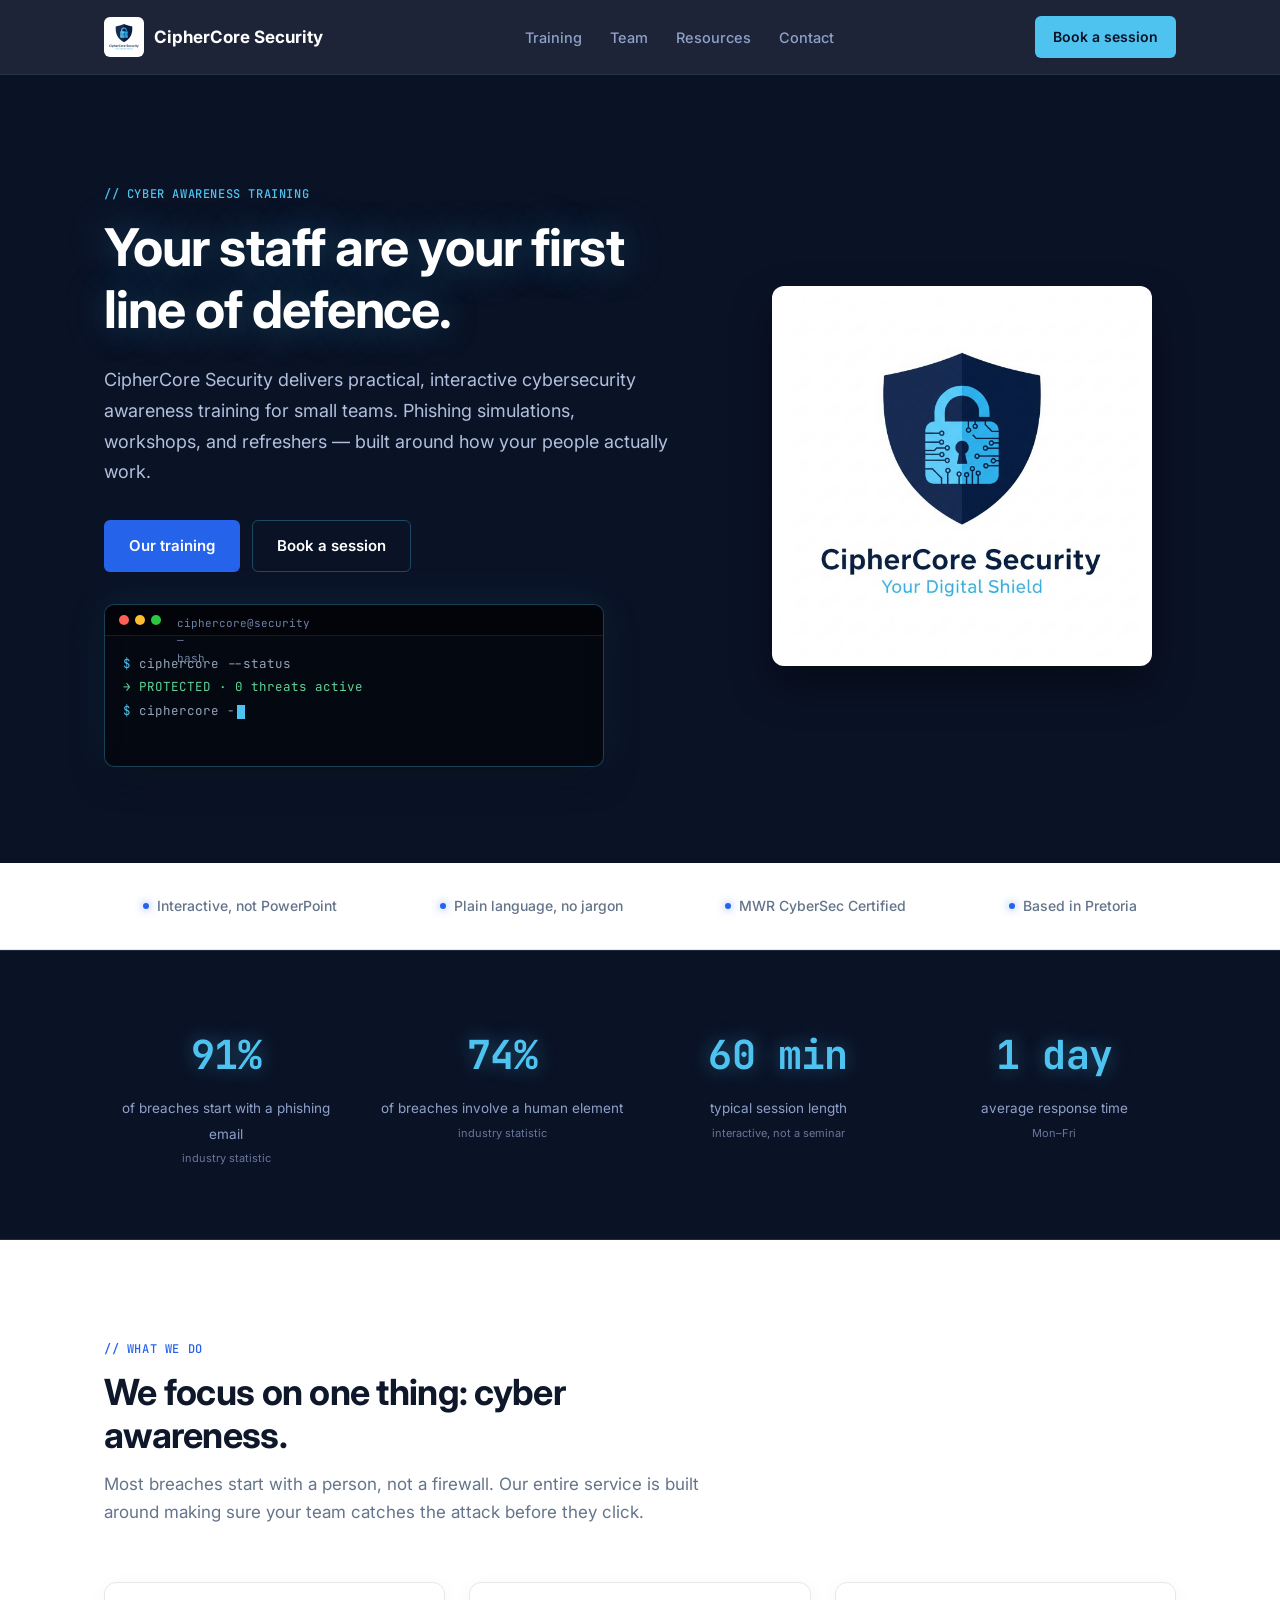
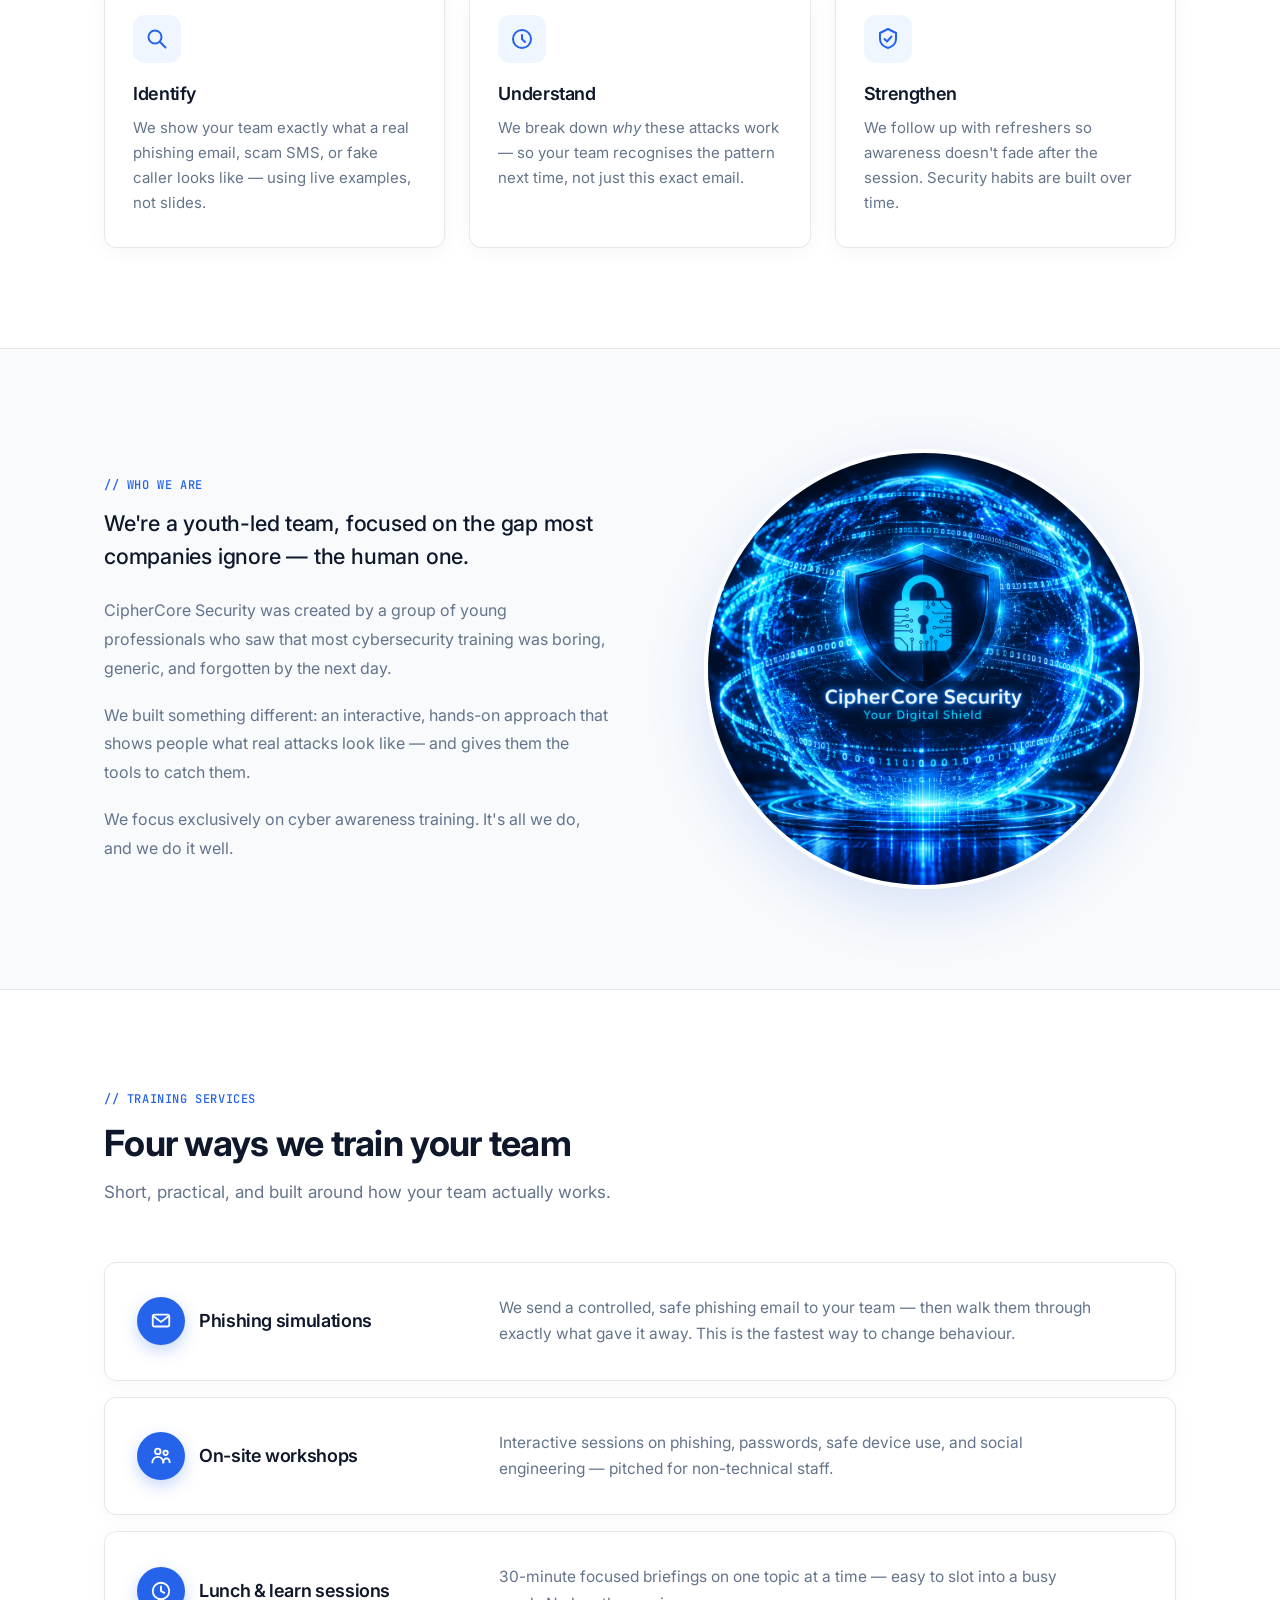
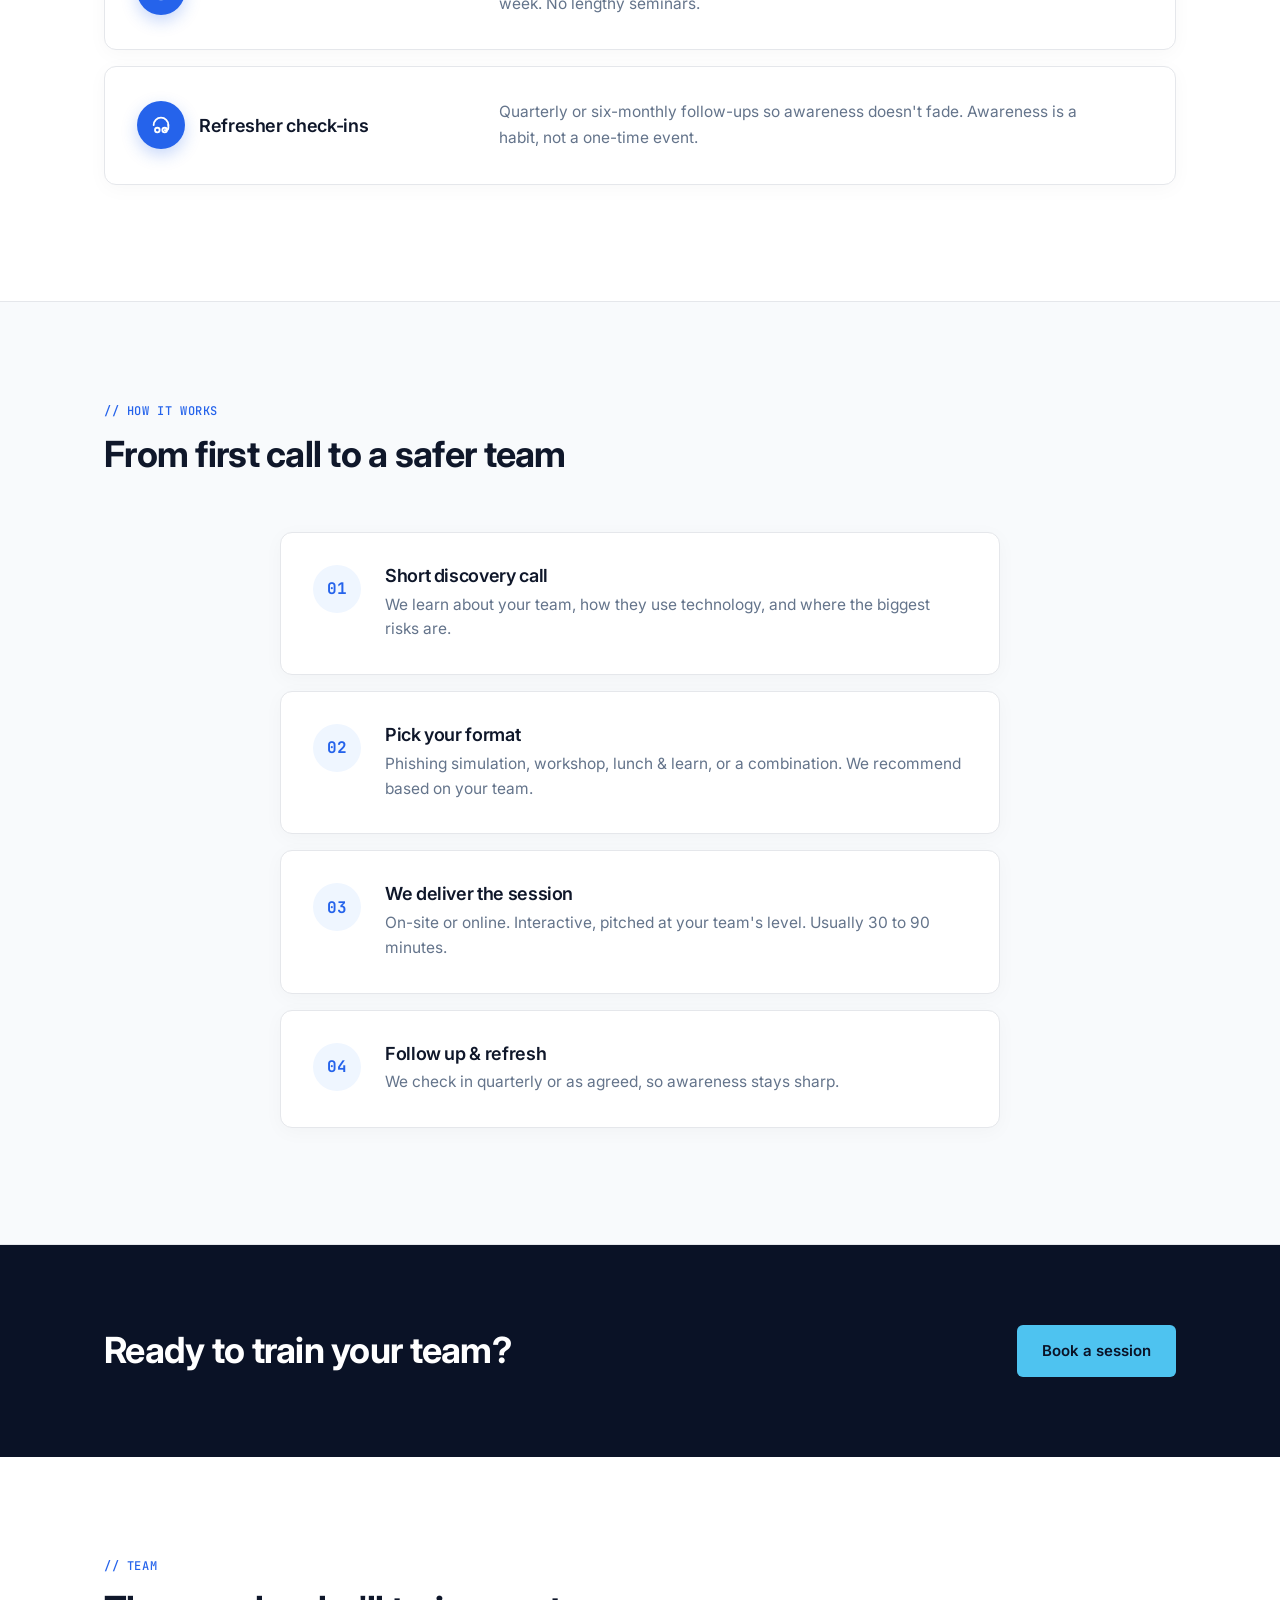
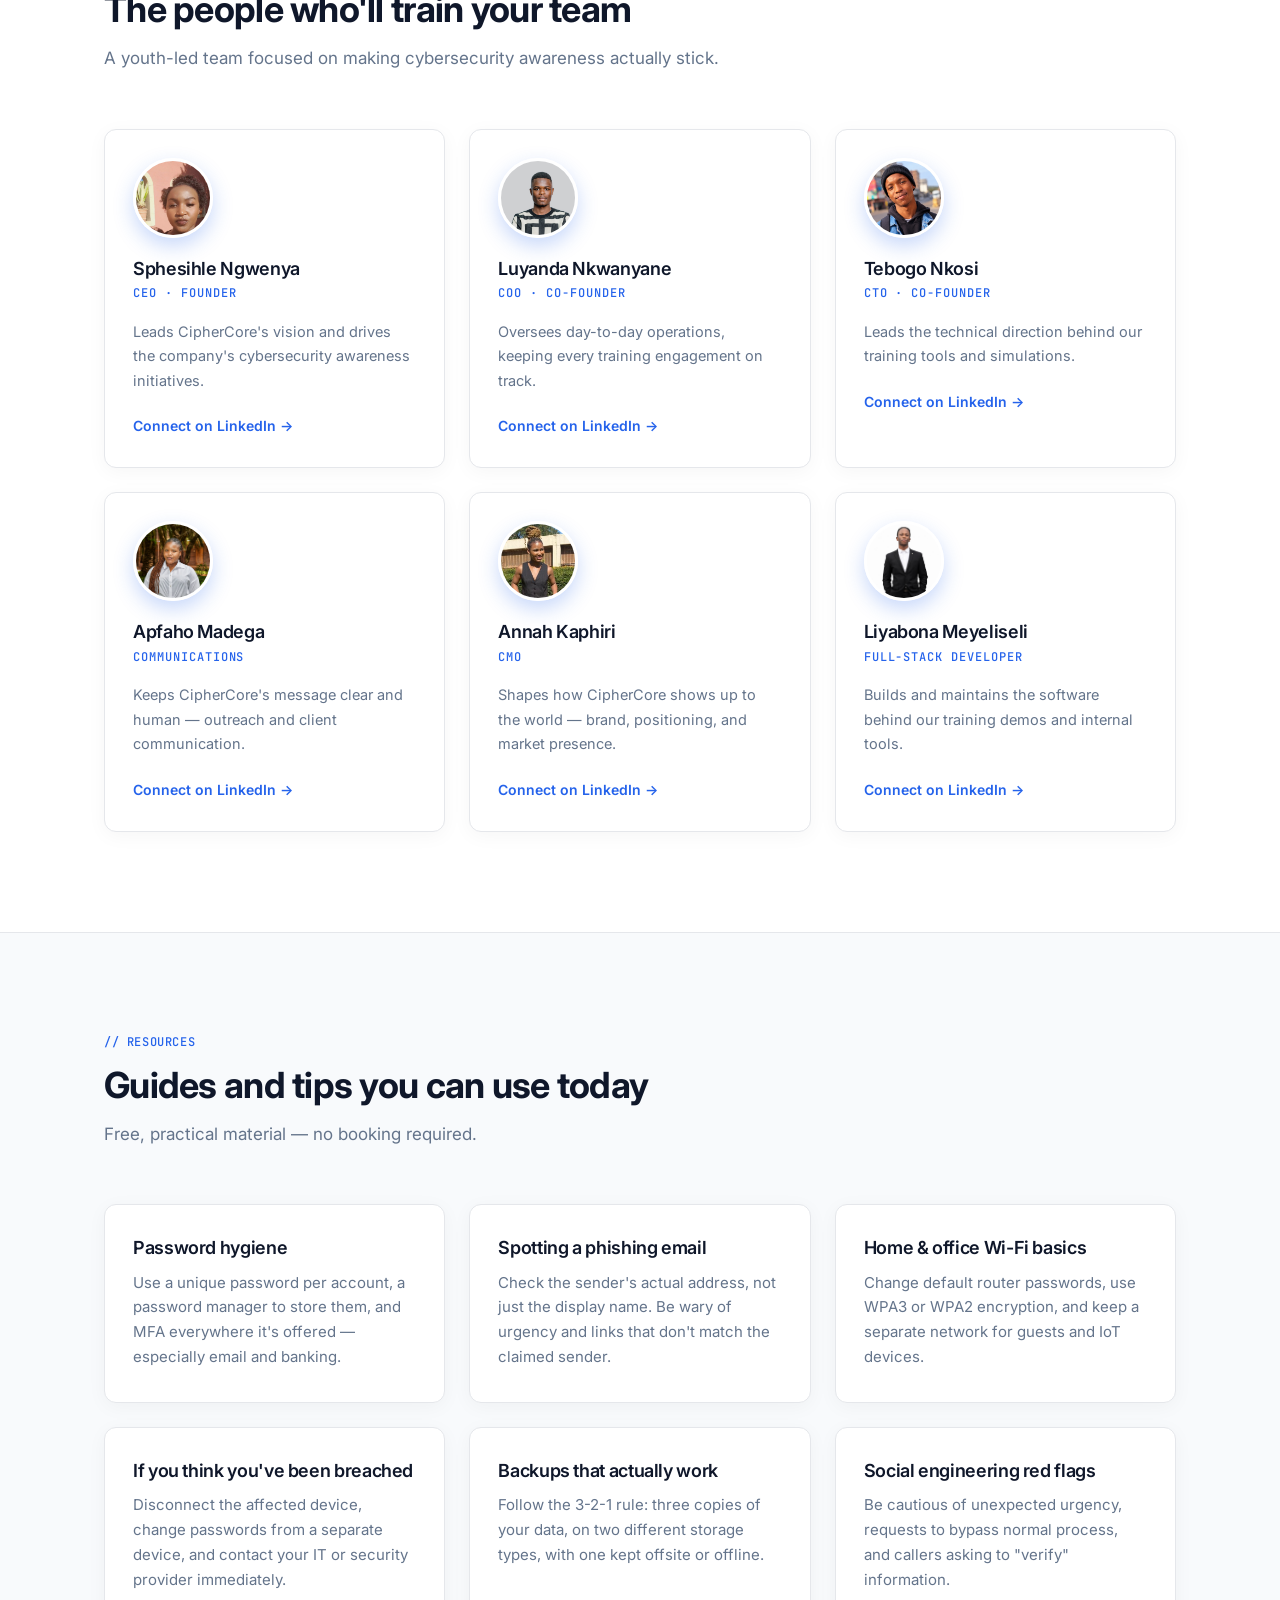
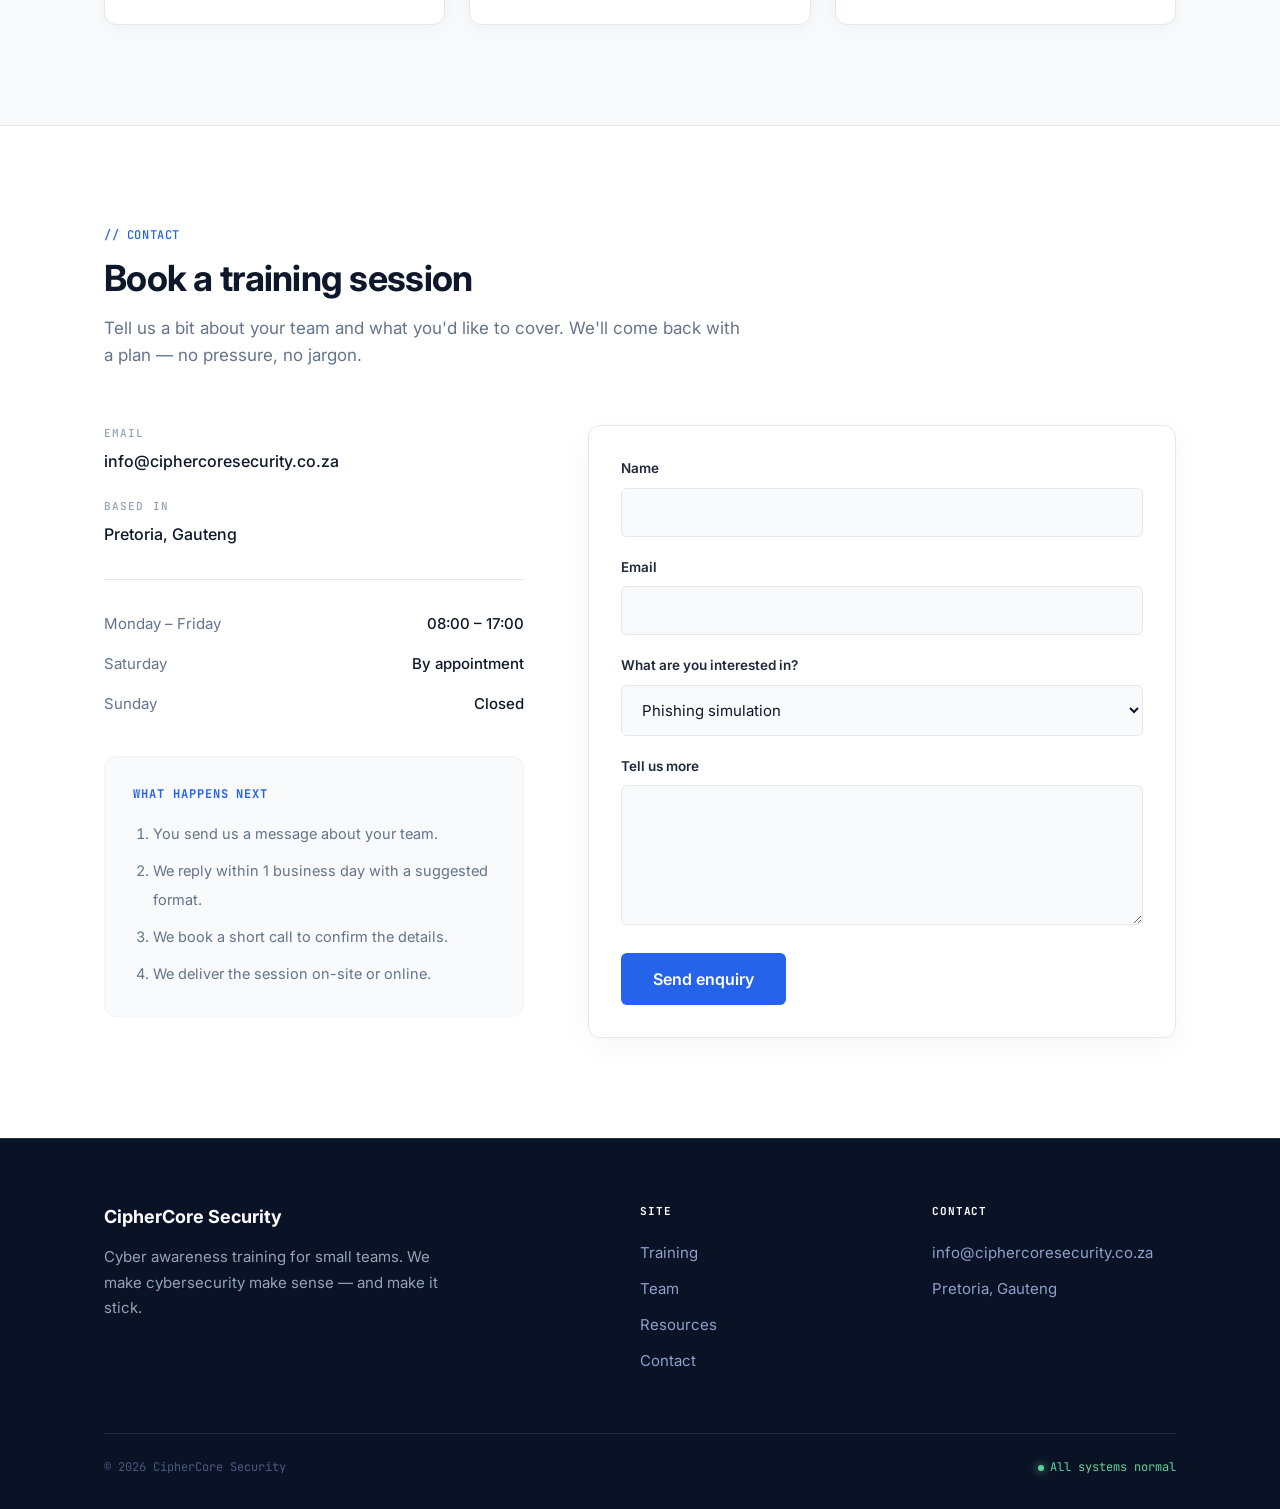
<file: v2/test.html>
<!DOCTYPE html>
<html lang="en">
<head>
<meta charset="UTF-8">
<meta name="viewport" content="width=device-width, initial-scale=1">
<title>CipherCore Security — Cyber Awareness Training</title>
<link rel="icon" type="image/jpeg" href="../logo.jpg.jpeg">
<meta name="theme-color" content="#0a1226">
<meta name="description" content="Interactive cybersecurity awareness training for small teams. Phishing simulations, workshops, and refreshers — built for how real people work.">

<meta property="og:type" content="website">
<meta property="og:title" content="CipherCore Security — Cyber Awareness Training">
<meta property="og:description" content="Your staff are your first line of defence. We train them.">
<meta property="og:url" content="https://ciphercoresecurity.co.za/">
<meta property="og:image" content="https://ciphercoresecurity.co.za/logo.jpg.jpeg">
<meta name="twitter:card" content="summary_large_image">

<link rel="stylesheet" href="css/site.css?v=800">
</head>
<body>

<!-- Canvas for rain (outside the hero) -->
<canvas id="siteCanvas" class="site-canvas" aria-hidden="true"></canvas>

<header class="site-header">
  <div class="nav">
    <a href="#" class="brand">
      <img src="../logo.jpg.jpeg" alt="CipherCore Security logo" class="brand-logo">
      <span>CipherCore Security</span>
    </a>

    <button class="nav-toggle" aria-label="Toggle navigation">☰</button>

    <nav class="nav-links">
      <a href="#services">Training</a>
      <a href="#team">Team</a>
      <a href="#resources">Resources</a>
      <a href="#contact">Contact</a>
    </nav>

    <a href="#contact" class="nav-cta">Book a session</a>
  </div>
</header>

<!-- ============ HERO ============ -->
<section class="hero">
  <div class="wrap hero-grid">
    <div>
      <span class="eyebrow">// Cyber awareness training</span>
      <h1>Your staff are your first line of defence.</h1>
      <p class="lede">CipherCore Security delivers practical, interactive cybersecurity awareness training for small teams. Phishing simulations, workshops, and refreshers — built around how your people actually work.</p>
      <div class="hero-ctas">
        <a href="#services" class="btn btn-primary">Our training</a>
        <a href="#contact" class="btn btn-secondary">Book a session</a>
      </div>

      <div class="terminal">
        <div class="terminal-bar">
          <span></span><span></span><span></span>
          <span class="terminal-title">ciphercore@security — bash</span>
        </div>
        <div class="terminal-body"></div>
      </div>
    </div>

    <div class="hero-visual">
      <img src="../logo.jpg.jpeg" alt="CipherCore Security" class="hero-logo">
    </div>
  </div>
</section>

<!-- ============ TRUST STRIP ============ -->
<section class="trust-strip">
  <div class="wrap">
    <div class="trust-items">
      <span>Interactive, not PowerPoint</span>
      <span>Plain language, no jargon</span>
      <span>MWR CyberSec Certified</span>
      <span>Based in Pretoria</span>
    </div>
  </div>
</section>

<!-- ============ STATS ============ -->
<section class="stats-section">
  <div class="wrap">
    <div class="stats-grid">
      <div class="stat-item">
        <span class="stat-num" data-target="91" data-suffix="%">0%</span>
        <span class="stat-label">of breaches start with a phishing email <small>industry statistic</small></span>
      </div>
      <div class="stat-item">
        <span class="stat-num" data-target="74" data-suffix="%">0%</span>
        <span class="stat-label">of breaches involve a human element <small>industry statistic</small></span>
      </div>
      <div class="stat-item">
        <span class="stat-num" data-target="60" data-suffix=" min">0 min</span>
        <span class="stat-label">typical session length <small>interactive, not a seminar</small></span>
      </div>
      <div class="stat-item">
        <span class="stat-num" data-target="1" data-suffix=" day">0 day</span>
        <span class="stat-label">average response time <small>Mon–Fri</small></span>
      </div>
    </div>
  </div>
</section>

<!-- ============ WHAT WE DO (PILLARS) ============ -->
<section>
  <div class="wrap">
    <div class="section-head">
      <span class="eyebrow">// What we do</span>
      <h2>We focus on one thing: cyber awareness.</h2>
      <p>Most breaches start with a person, not a firewall. Our entire service is built around making sure your team catches the attack before they click.</p>
    </div>

    <div class="pillars-grid">
      <div class="pillar">
        <div class="pillar-icon">
          <svg viewBox="0 0 24 24" fill="none">
            <circle cx="10" cy="10" r="6.5" stroke="currentColor" stroke-width="2"/>
            <line x1="15" y1="15" x2="20.5" y2="20.5" stroke="currentColor" stroke-width="2" stroke-linecap="round"/>
          </svg>
        </div>
        <h3>Identify</h3>
        <p>We show your team exactly what a real phishing email, scam SMS, or fake caller looks like — using live examples, not slides.</p>
      </div>

      <div class="pillar">
        <div class="pillar-icon">
          <svg viewBox="0 0 24 24" fill="none">
            <circle cx="12" cy="12" r="9" stroke="currentColor" stroke-width="2"/>
            <path d="M12 8V12L15 15" stroke="currentColor" stroke-width="2" stroke-linecap="round"/>
          </svg>
        </div>
        <h3>Understand</h3>
        <p>We break down <em>why</em> these attacks work — so your team recognises the pattern next time, not just this exact email.</p>
      </div>

      <div class="pillar">
        <div class="pillar-icon">
          <svg viewBox="0 0 24 24" fill="none">
            <path d="M12 2L20 6V12C20 16.5 16.5 19.5 12 21C7.5 19.5 4 16.5 4 12V6L12 2Z" stroke="currentColor" stroke-width="2" stroke-linejoin="round"/>
            <path d="M8.5 12L11 14.5L15.5 9.5" stroke="currentColor" stroke-width="2" stroke-linecap="round" stroke-linejoin="round"/>
          </svg>
        </div>
        <h3>Strengthen</h3>
        <p>We follow up with refreshers so awareness doesn't fade after the session. Security habits are built over time.</p>
      </div>
    </div>
  </div>
</section>

<!-- ============ ABOUT ============ -->
<section id="about" class="section-soft section-line">
  <div class="wrap about-grid">
    <div>
      <span class="eyebrow">// Who we are</span>
      <p class="about-lead">We're a youth-led team, focused on the gap most companies ignore — the human one.</p>
      
      <div class="about-body" style="margin-top: 24px;">
        <p>CipherCore Security was created by a group of young professionals who saw that most cybersecurity training was boring, generic, and forgotten by the next day.</p>
        <p>We built something different: an interactive, hands-on approach that shows people what real attacks look like — and gives them the tools to catch them.</p>
        <p>We focus exclusively on cyber awareness training. It's all we do, and we do it well.</p>
      </div>
    </div>
    
    <div class="about-visual">
      <img src="../about-visual.jpg.png" alt="CipherCore Cyber Awareness" class="about-img">
    </div>
  </div>
</section>

<!-- ============ SERVICES ============ -->
<section id="services">
  <div class="wrap">
    <div class="section-head">
      <span class="eyebrow">// Training services</span>
      <h2>Four ways we train your team</h2>
      <p>Short, practical, and built around how your team actually works.</p>
    </div>

    <div class="value-rows">
      <div class="value-row">
        <h3>
          <span class="row-icon">
            <svg viewBox="0 0 24 24" fill="none"><rect x="3" y="5" width="18" height="13" rx="2" stroke="currentColor" stroke-width="2"/><path d="M3.5 6.5L12 13L20.5 6.5" stroke="currentColor" stroke-width="2"/></svg>
          </span>
          Phishing simulations
        </h3>
        <p>We send a controlled, safe phishing email to your team — then walk them through exactly what gave it away. This is the fastest way to change behaviour.</p>
      </div>

      <div class="value-row">
        <h3>
          <span class="row-icon">
            <svg viewBox="0 0 24 24" fill="none"><circle cx="8.5" cy="7" r="3" stroke="currentColor" stroke-width="2"/><circle cx="17" cy="8.5" r="2.4" stroke="currentColor" stroke-width="2"/><path d="M2.5 20 C2.5 14.5 6 13 8.5 13 C11 13 14.5 14.5 14.5 20" stroke="currentColor" stroke-width="2"/><path d="M14.5 20 C14.5 16 16.5 14.5 18 14.5 C19.8 14.5 21.5 16 21.5 19.5" stroke="currentColor" stroke-width="2"/></svg>
          </span>
          On-site workshops
        </h3>
        <p>Interactive sessions on phishing, passwords, safe device use, and social engineering — pitched for non-technical staff.</p>
      </div>

      <div class="value-row">
        <h3>
          <span class="row-icon">
            <svg viewBox="0 0 24 24" fill="none"><circle cx="12" cy="12" r="9" stroke="currentColor" stroke-width="2"/><path d="M12 7V12L15.5 14" stroke="currentColor" stroke-width="2" stroke-linecap="round"/></svg>
          </span>
          Lunch &amp; learn sessions
        </h3>
        <p>30-minute focused briefings on one topic at a time — easy to slot into a busy week. No lengthy seminars.</p>
      </div>

      <div class="value-row">
        <h3>
          <span class="row-icon">
            <svg viewBox="0 0 24 24" fill="none"><path d="M4 12C4 7.5 7.5 4 12 4C16.5 4 20 7.5 20 12" stroke="currentColor" stroke-width="2" stroke-linecap="round"/><path d="M20 12V15C20 16.5 19 17.5 17.5 17.5H16" stroke="currentColor" stroke-width="2" stroke-linecap="round"/><circle cx="8" cy="17.5" r="2.5" stroke="currentColor" stroke-width="2"/><circle cx="16" cy="17.5" r="2.5" stroke="currentColor" stroke-width="2"/></svg>
          </span>
          Refresher check-ins
        </h3>
        <p>Quarterly or six-monthly follow-ups so awareness doesn't fade. Awareness is a habit, not a one-time event.</p>
      </div>
    </div>
  </div>
</section>

<!-- ============ PROCESS ============ -->
<section class="section-soft section-line">
  <div class="wrap">
    <div class="section-head">
      <span class="eyebrow">// How it works</span>
      <h2>From first call to a safer team</h2>
    </div>

    <div class="process-list">
      <div class="process-step">
        <span class="process-num">01</span>
        <div>
          <h3>Short discovery call</h3>
          <p>We learn about your team, how they use technology, and where the biggest risks are.</p>
        </div>
      </div>
      <div class="process-step">
        <span class="process-num">02</span>
        <div>
          <h3>Pick your format</h3>
          <p>Phishing simulation, workshop, lunch &amp; learn, or a combination. We recommend based on your team.</p>
        </div>
      </div>
      <div class="process-step">
        <span class="process-num">03</span>
        <div>
          <h3>We deliver the session</h3>
          <p>On-site or online. Interactive, pitched at your team's level. Usually 30 to 90 minutes.</p>
        </div>
      </div>
      <div class="process-step">
        <span class="process-num">04</span>
        <div>
          <h3>Follow up &amp; refresh</h3>
          <p>We check in quarterly or as agreed, so awareness stays sharp.</p>
        </div>
      </div>
    </div>
  </div>
</section>

<!-- ============ CTA ============ -->
<section class="cta-banner">
  <div class="wrap">
    <h2>Ready to train your team?</h2>
    <a href="#contact" class="btn btn-primary">Book a session</a>
  </div>
</section>

<!-- ============ TEAM ============ -->
<section id="team">
  <div class="wrap">
    <div class="section-head">
      <span class="eyebrow">// Team</span>
      <h2>The people who'll train your team</h2>
      <p>A youth-led team focused on making cybersecurity awareness actually stick.</p>
    </div>

    <div class="team-grid">
      <div class="team-card">
        <img src="../sphesihle.jpg.jpeg" alt="Sphesihle Ngwenya" class="team-photo">
        <h3>Sphesihle Ngwenya</h3>
        <p class="role">CEO · Founder</p>
        <p>Leads CipherCore's vision and drives the company's cybersecurity awareness initiatives.</p>
        <a href="https://www.linkedin.com/in/sphesihle-ngwenya-26b19022a" target="_blank" rel="noopener" class="team-link">Connect on LinkedIn →</a>
      </div>

      <div class="team-card">
        <img src="../luyanda.jpg.jpeg" alt="Luyanda Nkwanyane" class="team-photo">
        <h3>Luyanda Nkwanyane</h3>
        <p class="role">COO · Co-Founder</p>
        <p>Oversees day-to-day operations, keeping every training engagement on track.</p>
        <a href="https://www.linkedin.com/in/luyanda-nkwanyane-616710338" target="_blank" rel="noopener" class="team-link">Connect on LinkedIn →</a>
      </div>

      <div class="team-card">
        <img src="../tebogo2.jpg.png" alt="Tebogo Nkosi" class="team-photo">
        <h3>Tebogo Nkosi</h3>
        <p class="role">CTO · Co-Founder</p>
        <p>Leads the technical direction behind our training tools and simulations.</p>
        <a href="https://www.linkedin.com/in/tebogo-gift-nkosi-366661370" target="_blank" rel="noopener" class="team-link">Connect on LinkedIn →</a>
      </div>

      <div class="team-card">
        <img src="../apfaho.jpg.jpeg" alt="Apfaho Madega" class="team-photo">
        <h3>Apfaho Madega</h3>
        <p class="role">Communications</p>
        <p>Keeps CipherCore's message clear and human — outreach and client communication.</p>
        <a href="https://www.linkedin.com/in/apfaho-madega-75aa89426" target="_blank" rel="noopener" class="team-link">Connect on LinkedIn →</a>
      </div>

      <div class="team-card">
        <img src="../annah.jpg.jpeg" alt="Annah Kaphiri" class="team-photo">
        <h3>Annah Kaphiri</h3>
        <p class="role">CMO</p>
        <p>Shapes how CipherCore shows up to the world — brand, positioning, and market presence.</p>
        <a href="https://www.linkedin.com/in/annah-selaelo-636b09343" target="_blank" rel="noopener" class="team-link">Connect on LinkedIn →</a>
      </div>

      <div class="team-card">
        <img src="../liyabona.jpg.jpeg" alt="Liyabona Meyeliseli" class="team-photo">
        <h3>Liyabona Meyeliseli</h3>
        <p class="role">Full-Stack Developer</p>
        <p>Builds and maintains the software behind our training demos and internal tools.</p>
        <a href="https://www.linkedin.com/in/liyabona-meyeliseli" target="_blank" rel="noopener" class="team-link">Connect on LinkedIn →</a>
      </div>
    </div>
  </div>
</section>

<!-- ============ RESOURCES ============ -->
<section id="resources" class="section-soft section-line">
  <div class="wrap">
    <div class="section-head">
      <span class="eyebrow">// Resources</span>
      <h2>Guides and tips you can use today</h2>
      <p>Free, practical material — no booking required.</p>
    </div>

    <div class="card-grid">
      <div class="card">
        <h3>Password hygiene</h3>
        <p>Use a unique password per account, a password manager to store them, and MFA everywhere it's offered — especially email and banking.</p>
      </div>
      <div class="card">
        <h3>Spotting a phishing email</h3>
        <p>Check the sender's actual address, not just the display name. Be wary of urgency and links that don't match the claimed sender.</p>
      </div>
      <div class="card">
        <h3>Home &amp; office Wi-Fi basics</h3>
        <p>Change default router passwords, use WPA3 or WPA2 encryption, and keep a separate network for guests and IoT devices.</p>
      </div>
      <div class="card">
        <h3>If you think you've been breached</h3>
        <p>Disconnect the affected device, change passwords from a separate device, and contact your IT or security provider immediately.</p>
      </div>
      <div class="card">
        <h3>Backups that actually work</h3>
        <p>Follow the 3-2-1 rule: three copies of your data, on two different storage types, with one kept offsite or offline.</p>
      </div>
      <div class="card">
        <h3>Social engineering red flags</h3>
        <p>Be cautious of unexpected urgency, requests to bypass normal process, and callers asking to "verify" information.</p>
      </div>
    </div>
  </div>
</section>

<!-- ============ CONTACT ============ -->
<section id="contact">
  <div class="wrap">
    <div class="section-head">
      <span class="eyebrow">// Contact</span>
      <h2>Book a training session</h2>
      <p>Tell us a bit about your team and what you'd like to cover. We'll come back with a plan — no pressure, no jargon.</p>
    </div>

    <div class="contact-grid">
      <div class="contact-info">
        <div class="item">
          <span class="label">Email</span>
          <a href="mailto:info@ciphercoresecurity.co.za">info@ciphercoresecurity.co.za</a>
        </div>
        <div class="item">
          <span class="label">Based in</span>
          <span>Pretoria, Gauteng</span>
        </div>

        <div class="hours">
          <div class="hours-row"><span>Monday – Friday</span><span>08:00 – 17:00</span></div>
          <div class="hours-row"><span>Saturday</span><span>By appointment</span></div>
          <div class="hours-row"><span>Sunday</span><span>Closed</span></div>
        </div>

        <div class="next-steps">
          <h4>What happens next</h4>
          <ol>
            <li>You send us a message about your team.</li>
            <li>We reply within 1 business day with a suggested format.</li>
            <li>We book a short call to confirm the details.</li>
            <li>We deliver the session on-site or online.</li>
          </ol>
        </div>
      </div>

      <form action="https://formspree.io/f/mdeaywbo" method="POST">
        <div class="form-row">
          <label for="name">Name</label>
          <input type="text" id="name" name="name" required>
        </div>
        <div class="form-row">
          <label for="email">Email</label>
          <input type="email" id="email" name="email" required>
        </div>
        <div class="form-row">
          <label for="service">What are you interested in?</label>
          <select id="service" name="service">
            <option>Phishing simulation</option>
            <option>On-site workshop</option>
            <option>Lunch &amp; learn session</option>
            <option>Full awareness programme</option>
            <option>Not sure yet — let's talk</option>
          </select>
        </div>
        <div class="form-row">
          <label for="message">Tell us more</label>
          <textarea id="message" name="message" required></textarea>
        </div>
        <button type="submit">Send enquiry</button>
      </form>
    </div>
  </div>
</section>

<!-- ============ FOOTER ============ -->
<footer class="site-footer">
  <div class="wrap">
    <div class="footer-grid">
      <div class="footer-brand">
        <h4>CipherCore Security</h4>
        <p>Cyber awareness training for small teams. We make cybersecurity make sense — and make it stick.</p>
      </div>

      <div class="footer-col">
        <h5>Site</h5>
        <a href="#services">Training</a>
        <a href="#team">Team</a>
        <a href="#resources">Resources</a>
        <a href="#contact">Contact</a>
      </div>

      <div class="footer-col">
        <h5>Contact</h5>
        <a href="mailto:info@ciphercoresecurity.co.za">info@ciphercoresecurity.co.za</a>
        <span>Pretoria, Gauteng</span>
      </div>
    </div>

    <div class="footer-bottom">
      <span>© <span id="year"></span> CipherCore Security</span>
      <span class="status">All systems normal</span>
    </div>
  </div>
</footer>

<script src="../js/main.js"></script>
</body>
</html>
</file>
<file: css/site.css>
/* =========================================================
   CipherCore Security — Final Working CSS
   ========================================================= */

@import url('https://fonts.googleapis.com/css2?family=Inter:wght@400;500;600;700&family=JetBrains+Mono:wght@400;500;700&display=swap');

:root {
  --bg: #ffffff;
  --bg-soft: #f8fafc;
  --bg-card: #ffffff;
  --ink: #0f172a;
  --ink-2: #1e293b;
  --muted: #64748b;
  --muted-2: #94a3b8;
  --line: #e5e7eb;
  --line-soft: #f1f5f9;
  --brand: #2563eb;
  --brand-dark: #1d4ed8;
  --brand-soft: #eff6ff;
  --cyan: #4EC3F0;
  --navy: #0a1226;
  --radius: 12px;
  --radius-sm: 6px;
  --max: 1120px;
}

* { box-sizing: border-box; margin: 0; padding: 0; }
html { scroll-behavior: smooth; }

body {
  font-family: 'Inter', -apple-system, BlinkMacSystemFont, 'Segoe UI', system-ui, sans-serif;
  background: var(--bg);
  color: var(--ink);
  line-height: 1.6;
  -webkit-font-smoothing: antialiased;
  position: relative;
  overflow-x: hidden;
  width: 100%;
  max-width: 100vw;
}

img { max-width: 100%; height: auto; display: block; }
a { color: inherit; text-decoration: none; }

.site-canvas {
  position: fixed;
  top: 0;
  left: 0;
  width: 100%;
  height: 100%;
  z-index: -1;
  pointer-events: none;
  opacity: 0.15; 
}

section {
  padding: 100px 0;
  position: relative;
  z-index: 1;
  background-color: var(--bg);
}

.section-soft {
  background-color: var(--bg-soft);
  border-top: 1px solid var(--line);
  border-bottom: 1px solid var(--line);
}

.hero, .stats-section, .cta-banner, .site-footer {
  background-color: var(--navy);
}

.site-header {
  position: sticky;
  top: 0;
  z-index: 50;
  background: rgba(10, 18, 38, 0.92);
  backdrop-filter: blur(12px);
  border-bottom: 1px solid rgba(78, 195, 240, 0.12);
}

.nav {
  display: flex;
  align-items: center;
  justify-content: space-between;
  padding: 16px 24px;
  max-width: var(--max);
  margin: 0 auto;
  gap: 24px;
}

.brand {
  display: flex;
  align-items: center;
  gap: 10px;
  font-weight: 700;
  font-size: 17px;
  color: #fff;
  flex-shrink: 0;
}

.brand-logo {
  height: 40px;
  width: auto;
  max-height: 40px;
  max-width: 200px;
  display: inline-block;
  vertical-align: middle;
  border-radius: 6px;
}

.nav-links {
  display: flex;
  gap: 28px;
  font-size: 14.5px;
  color: #8fa1c9;
  font-weight: 500;
}

.nav-links a { transition: color 0.15s; }
.nav-links a:hover { color: #fff; }

.nav-cta {
  background: var(--cyan);
  color: var(--navy);
  padding: 10px 18px;
  border-radius: var(--radius-sm);
  font-size: 14px;
  font-weight: 600;
  transition: all 0.15s;
  white-space: nowrap;
}
.nav-cta:hover {
  background: #fff;
  box-shadow: 0 0 20px rgba(78, 195, 240, 0.5);
}

.nav-toggle {
  display: none;
  background: none;
  border: 1px solid rgba(78, 195, 240, 0.2);
  color: #fff;
  font-size: 20px;
  padding: 6px 10px;
  border-radius: 6px;
  cursor: pointer;
}

.btn {
  display: inline-block;
  padding: 13px 24px;
  border-radius: var(--radius-sm);
  font-weight: 600;
  font-size: 15px;
  transition: all 0.15s;
  cursor: pointer;
  border: 1px solid transparent;
  font-family: inherit;
}

.btn-primary { background: var(--brand); color: #fff; }
.btn-primary:hover {
  background: var(--brand-dark);
  transform: translateY(-1px);
  box-shadow: 0 8px 20px rgba(37, 99, 235, 0.35);
}

.btn-secondary { background: transparent; color: #fff; border-color: rgba(78, 195, 240, 0.3); }
.btn-secondary:hover { border-color: var(--cyan); color: var(--cyan); }

.wrap {
  max-width: var(--max);
  margin: 0 auto;
  padding: 0 24px;
}

.section-head { max-width: 640px; margin-bottom: 56px; }

.eyebrow {
  display: block;
  font-family: 'JetBrains Mono', monospace;
  font-size: 12px;
  font-weight: 500;
  color: var(--brand);
  margin-bottom: 12px;
  letter-spacing: 0.05em;
  text-transform: uppercase;
}

h1, h2, h3 { color: var(--ink); letter-spacing: -0.02em; line-height: 1.2; }
h1 { font-size: clamp(2rem, 5vw, 3.25rem); font-weight: 700; }
h2 { font-size: clamp(1.75rem, 3.5vw, 2.25rem); font-weight: 700; }
h3 { font-size: 1.125rem; font-weight: 600; }

.section-head h2 { margin-bottom: 14px; }
.section-head p { color: var(--muted); font-size: 17px; }
p { color: var(--ink-2); }

.hero {
  padding: 110px 0 96px;
  position: relative;
  z-index: 1;
  overflow: hidden;
  color: #fff;
}

.hero-grid {
  display: grid;
  grid-template-columns: 1.15fr 0.85fr;
  gap: 64px;
  align-items: center;
  position: relative;
  z-index: 2;
}

.hero .eyebrow { color: var(--cyan); }

.hero h1 {
  color: #ffffff;
  max-width: 16ch;
  margin-bottom: 24px;
  text-shadow: 0 0 40px rgba(78, 195, 240, 0.35);
}

.hero .lede {
  font-size: 18px;
  color: #b0c0dd;
  max-width: 52ch;
  margin-bottom: 32px;
  line-height: 1.7;
}

.hero-ctas { display: flex; gap: 12px; flex-wrap: wrap; margin-bottom: 32px; }

.terminal {
  background: rgba(0, 0, 0, 0.55);
  border: 1px solid rgba(78, 195, 240, 0.3);
  border-radius: 10px;
  overflow: hidden;
  font-family: 'JetBrains Mono', monospace;
  font-size: 12.5px;
  max-width: 500px;
  box-shadow: 0 12px 32px rgba(0, 0, 0, 0.4), 0 0 40px rgba(78, 195, 240, 0.12);
  backdrop-filter: blur(10px);
}

.terminal-bar { display: flex; align-items: center; gap: 6px; padding: 10px 14px; border-bottom: 1px solid rgba(78, 195, 240, 0.15); background: rgba(0, 0, 0, 0.4); }
.terminal-bar span { width: 10px; height: 10px; border-radius: 50%; }
.terminal-bar span:nth-child(1) { background: #ff5f57; }
.terminal-bar span:nth-child(2) { background: #febc2e; }
.terminal-bar span:nth-child(3) { background: #28c840; }
.terminal-title { margin-left: 10px; color: #6f80a5; font-size: 11px; }

.terminal-body { padding: 16px 18px; color: #94a3b8; line-height: 1.9; min-height: 130px; }
.terminal-line { display: block; white-space: nowrap; overflow: hidden; }
.terminal-line .prompt { color: var(--cyan); }
.terminal-line .ok { color: #5FD397; }
.terminal-line .hl { color: #c8ffd4; }

.terminal-cursor { display: inline-block; width: 8px; height: 14px; background: var(--cyan); vertical-align: text-bottom; animation: termBlink 1s steps(1) infinite; margin-left: 2px; }
@keyframes termBlink { 50% { opacity: 0; } }

.hero-visual { display: grid; place-items: center; position: relative; z-index: 1; width: 100%; }
.hero-logo { max-width: 100%; max-height: 380px; width: auto; height: auto; display: block; margin: 0 auto; border-radius: 12px; box-shadow: 0 20px 40px rgba(0, 0, 0, 0.4); }

.trust-strip { padding: 32px 0; border-bottom: 1px solid var(--line); background: var(--bg); }
.trust-items { display: flex; justify-content: space-around; flex-wrap: wrap; gap: 24px; font-size: 14px; color: var(--muted); font-weight: 500; }
.trust-items span { display: flex; align-items: center; gap: 8px; }
.trust-items span::before { content: ""; width: 6px; height: 6px; background: var(--brand); border-radius: 50%; box-shadow: 0 0 8px rgba(37, 99, 235, 0.7); }

.stats-section { color: #e6ede9; padding: 72px 0; border-top: 1px solid #1e2b45; border-bottom: 1px solid #1e2b45; }
.stats-grid { display: grid; grid-template-columns: repeat(auto-fit, minmax(200px, 1fr)); gap: 32px; text-align: center; }
.stat-item .stat-num { font-family: 'JetBrains Mono', monospace; font-size: 2.5rem; font-weight: 700; color: var(--cyan); letter-spacing: -0.02em; display: block; margin-bottom: 8px; text-shadow: 0 0 20px rgba(78, 195, 240, 0.4); }
.stat-item .stat-label { font-size: 13.5px; color: #8fa1c9; line-height: 1.5; }
.stat-item .stat-label small { display: block; font-size: 11px; opacity: 0.7; margin-top: 4px; }

.pillars-grid, .card-grid { display: grid; grid-template-columns: repeat(auto-fit, minmax(280px, 1fr)); gap: 24px; }

.pillar, .card {
  background: var(--bg-card);
  border: 1px solid var(--line);
  border-radius: var(--radius);
  padding: 32px 28px;
  transition: all 0.2s ease;
  box-shadow: 0 4px 20px rgba(0,0,0,0.04);
  display: flex;
  flex-direction: column;
}

.pillar:hover, .card:hover {
  border-color: var(--brand);
  transform: translateY(-3px);
  box-shadow: 0 12px 30px rgba(37, 99, 235, 0.12);
}

.pillar-icon {
  width: 48px; height: 48px;
  border-radius: 12px;
  background: var(--brand-soft); 
  color: var(--brand);
  display: grid; place-items: center;
  margin-bottom: 20px;
}

.pillar-icon svg { width: 24px; height: 24px; }
.pillar h3, .card h3 { margin-bottom: 12px; font-size: 1.125rem; }
.pillar p, .card p { color: var(--muted); font-size: 15px; line-height: 1.65; flex: 1; }

.value-rows { display: flex; flex-direction: column; }
.value-row {
  display: grid;
  grid-template-columns: 1fr 2fr;
  gap: 40px;
  padding: 32px;
  background: var(--bg-card);
  border: 1px solid var(--line);
  border-radius: var(--radius);
  margin-bottom: 16px;
  box-shadow: 0 4px 20px rgba(0,0,0,0.03);
  align-items: center;
  transition: all 0.2s ease;
}
.value-row:hover { border-color: var(--brand); transform: translateY(-2px); box-shadow: 0 12px 30px rgba(37, 99, 235, 0.08); }
.value-row h3 { font-size: 1.125rem; display: flex; align-items: center; gap: 14px; }
.value-row h3 .row-icon {
  width: 48px; height: 48px;
  border-radius: 50%;
  background: var(--brand); 
  color: #fff;
  display: grid; place-items: center;
  flex-shrink: 0;
  box-shadow: 0 6px 16px rgba(37, 99, 235, 0.25);
}
.value-row h3 .row-icon svg { width: 22px; height: 22px; }
.value-row p { color: var(--muted); font-size: 15.5px; line-height: 1.7; max-width: 60ch; }

.process-list { display: flex; flex-direction: column; max-width: 720px; margin: 0 auto; }
.process-step {
  display: grid;
  grid-template-columns: 48px 1fr;
  gap: 24px;
  padding: 32px;
  background: var(--bg-card);
  border: 1px solid var(--line);
  border-radius: var(--radius);
  margin-bottom: 16px;
  box-shadow: 0 4px 20px rgba(0,0,0,0.03);
  transition: all 0.2s ease;
}
.process-step:hover { border-color: var(--brand); transform: translateX(4px); }
.process-num {
  font-family: 'JetBrains Mono', monospace;
  font-size: 16px; font-weight: 700;
  color: var(--brand);
  display: flex; align-items: center; justify-content: center;
  width: 48px; height: 48px;
  background: var(--brand-soft);
  border-radius: 50%;
}
.process-step h3 { font-size: 1.125rem; margin-bottom: 6px; }
.process-step p { color: var(--muted); font-size: 15.5px; }

.cta-banner { color: #fff; padding: 80px 0; }
.cta-banner .wrap { display: flex; justify-content: space-between; align-items: center; flex-wrap: wrap; gap: 24px; }
.cta-banner h2 { color: #fff; font-size: clamp(1.5rem, 3vw, 2.25rem); max-width: 24ch; }
.cta-banner .btn-primary { background: var(--cyan); color: var(--navy); }
.cta-banner .btn-primary:hover { background: #fff; }

.about-grid { display: grid; grid-template-columns: 1fr 1fr; gap: 64px; align-items: center; }
.about-lead { font-size: 1.35rem; font-weight: 500; color: var(--ink); line-height: 1.5; letter-spacing: -0.01em; margin-bottom: 24px; }
.about-body p { color: var(--muted); font-size: 16px; line-height: 1.8; margin-bottom: 18px; }
.about-body p:last-child { margin-bottom: 0; }
.about-visual { width: 100%; max-width: 440px; aspect-ratio: 1 / 1; margin: 0 auto; border-radius: 50%; overflow: hidden; box-shadow: 0 20px 60px rgba(37, 99, 235, 0.15); border: 4px solid var(--bg); }
.about-img { width: 100%; height: 100%; display: block; object-fit: cover; animation: spinImage 40s linear infinite; }
@keyframes spinImage { from { transform: rotate(0deg); } to { transform: rotate(360deg); } }

.team-grid { display: grid; grid-template-columns: repeat(auto-fill, minmax(260px, 1fr)); gap: 24px; }
.team-card {
  background: var(--bg-card);
  border: 1px solid var(--line);
  border-radius: var(--radius);
  padding: 28px;
  transition: all 0.2s ease;
  box-shadow: 0 4px 20px rgba(0,0,0,0.04);
}
.team-card:hover { border-color: var(--brand); transform: translateY(-4px); box-shadow: 0 16px 40px rgba(37, 99, 235, 0.12); }
.team-avatar {
  width: 80px; height: 80px;
  border-radius: 50%;
  background: linear-gradient(135deg, var(--brand), var(--brand-dark));
  color: #fff;
  display: grid; place-items: center;
  font-weight: 600; font-size: 20px;
  margin-bottom: 20px;
  box-shadow: 0 8px 20px rgba(37, 99, 235, 0.3);
}
.team-photo {
  width: 80px; height: 80px;
  border-radius: 50%;
  object-fit: cover; object-position: center top;
  display: block;
  margin-bottom: 20px;
  box-shadow: 0 8px 20px rgba(37, 99, 235, 0.25);
  border: 3px solid #fff;
}
.team-card h3 { font-size: 1.125rem; margin-bottom: 4px; }
.team-card .role { font-family: 'JetBrains Mono', monospace; font-size: 12px; font-weight: 500; color: var(--brand); text-transform: uppercase; letter-spacing: 0.08em; margin-bottom: 16px; }
.team-card p { color: var(--muted); font-size: 14.5px; line-height: 1.7; margin-bottom: 20px; }
.team-card .team-link { font-size: 14px; font-weight: 600; color: var(--brand); }
.team-card .team-link:hover { color: var(--brand-dark); }

.contact-grid { display: grid; grid-template-columns: 1fr 1.4fr; gap: 64px; align-items: start; }
.contact-info { display: flex; flex-direction: column; gap: 24px; }
.contact-info .item .label { display: block; font-family: 'JetBrains Mono', monospace; font-size: 11px; font-weight: 500; color: var(--muted-2); text-transform: uppercase; letter-spacing: 0.1em; margin-bottom: 6px; }
.contact-info .item a, .contact-info .item span { font-size: 16px; font-weight: 500; color: var(--ink); }
.contact-info .item a:hover { color: var(--brand); }
.hours { border-top: 1px solid var(--line); padding-top: 24px; margin-top: 8px; }
.hours-row { display: flex; justify-content: space-between; padding: 8px 0; font-size: 15px; color: var(--muted); }
.hours-row span:last-child { color: var(--ink); font-weight: 500; }
.next-steps { background: var(--bg-soft); border: 1px solid var(--line-soft); border-radius: var(--radius); padding: 28px; margin-top: 8px; }
.next-steps h4 { font-family: 'JetBrains Mono', monospace; font-size: 12px; font-weight: 700; color: var(--brand); margin-bottom: 14px; text-transform: uppercase; letter-spacing: 0.08em; }
.next-steps ol { padding-left: 20px; color: var(--muted); font-size: 14.5px; line-height: 2; }
.next-steps li { margin-bottom: 8px; }
.next-steps li:last-child { margin-bottom: 0; }

form { display: flex; flex-direction: column; gap: 20px; background: var(--bg-card); padding: 32px; border-radius: var(--radius); border: 1px solid var(--line); box-shadow: 0 8px 30px rgba(0,0,0,0.04); }
.form-row { display: flex; flex-direction: column; }
label { font-size: 13.5px; font-weight: 600; color: var(--ink-2); margin-bottom: 8px; }
input, textarea, select { width: 100%; background: var(--bg-soft); border: 1px solid var(--line); border-radius: var(--radius-sm); padding: 14px 16px; color: var(--ink); font-family: inherit; font-size: 15px; transition: all 0.15s; }
input:focus, textarea:focus, select:focus { outline: none; border-color: var(--brand); background: #fff; box-shadow: 0 0 0 3px rgba(37, 99, 235, 0.15); }
textarea { resize: vertical; min-height: 140px; }
button[type="submit"] { background: var(--brand); color: #fff; border: none; padding: 16px 32px; border-radius: var(--radius-sm); font-weight: 600; font-size: 16px; font-family: inherit; cursor: pointer; width: fit-content; transition: all 0.15s; margin-top: 8px; }
button[type="submit"]:hover { background: var(--brand-dark); transform: translateY(-2px); box-shadow: 0 8px 20px rgba(37, 99, 235, 0.3); }

.site-footer { border-top: 1px solid #1e2b45; padding: 64px 0 32px; color: #94a3b8; position: relative; z-index: 1; }
.footer-grid { display: grid; grid-template-columns: 2fr 1fr 1fr; gap: 48px; margin-bottom: 48px; }
.footer-brand h4 { font-size: 1.125rem; font-weight: 700; color: #fff; margin-bottom: 12px; }
.footer-brand p { color: #94a3b8; font-size: 15px; line-height: 1.7; max-width: 40ch; }
.footer-col h5 { font-family: 'JetBrains Mono', monospace; font-size: 11px; font-weight: 700; color: #fff; text-transform: uppercase; letter-spacing: 0.08em; margin-bottom: 20px; }
.footer-col a, .footer-col span { display: block; font-size: 15px; color: #8fa1c9; margin-bottom: 12px; }
.footer-col a:hover { color: var(--cyan); }
.footer-bottom { padding-top: 24px; border-top: 1px solid #1e2b45; display: flex; justify-content: space-between; flex-wrap: wrap; gap: 12px; font-family: 'JetBrains Mono', monospace; font-size: 12px; color: #4a5a7d; }
.footer-bottom .status { display: inline-flex; align-items: center; gap: 6px; color: #5FD397; }
.footer-bottom .status::before { content: ""; width: 6px; height: 6px; border-radius: 50%; background: #5FD397; box-shadow: 0 0 8px #5FD397; animation: statusPulse 2s ease-in-out infinite; }
@keyframes statusPulse { 0%, 100% { opacity: 1; } 50% { opacity: 0.4; } }

@media (max-width: 900px) {
  .nav-links { display: none; }
  .nav-toggle { display: block; }
  .nav.menu-open .nav-links { display: flex; position: absolute; top: 100%; left: 0; right: 0; background: rgba(10, 18, 38, 0.98); flex-direction: column; padding: 20px 24px; border-bottom: 1px solid rgba(78, 195, 240, 0.2); gap: 16px; }
  .hero-grid { grid-template-columns: 1fr; gap: 48px; }
  .hero-visual { max-width: 320px; margin: 0 auto; }
  .terminal { max-width: 100%; }
  .about-grid, .contact-grid { grid-template-columns: 1fr; gap: 40px; }
  .value-row { grid-template-columns: 1fr; gap: 16px; }
  .footer-grid { grid-template-columns: 1fr; gap: 32px; }
  .cta-banner .wrap { flex-direction: column; align-items: flex-start; }
}

@media (max-width: 600px) {
  section { padding: 64px 0; }
  .hero { padding: 72px 0 64px; }
  .site-canvas { opacity: 0.08; }
  .card, .team-card, .pillar, form { padding: 24px; }
  .process-step { grid-template-columns: 1fr; text-align: center; gap: 16px; }
  .process-num { margin: 0 auto; }
}

.site-header {
    padding: 1rem 0;
    border-bottom: 1px solid #eaeaea;
}

.header-inner {
    display: flex;
    justify-content: space-between;
    align-items: center;
    flex-wrap: wrap; 
}


.menu-toggle {
    display: block;
    background: none;
    border: none;
    font-size: 1.5rem;
    cursor: pointer;
}

.main-nav {
    display: none; 
    width: 100%;
    flex-direction: column;
    padding-top: 1rem;
}

.main-nav.active {
    display: flex; 
}

.main-nav a {
    padding: 0.5rem 0;
    text-decoration: none;
    color: inherit;
}


@media (min-width: 768px) {
    .menu-toggle {
        display: none; 
    }
    .main-nav {
        display: flex; 
        flex-direction: row;
        width: auto;
        padding-top: 0;
        gap: 2rem;
    }
}

.hero {
    display: flex;
    flex-direction: column; 
    gap: 2rem;
}

.hero-buttons {
    display: flex;
    flex-direction: column; 
    gap: 1rem;
    margin-top: 1.5rem;
}

.hero-buttons .btn {
    width: 100%; 
    text-align: center;
}

@media (min-width: 768px) {
    .hero {
        flex-direction: row;
        align-items: center;
    }
    .hero-content {
        flex: 1;
    }
    .hero-image {
        flex: 1;
    }
    .hero-buttons {
        flex-direction: row; 
    }
    .hero-buttons .btn {
        width: auto; 
    }
}

.grid-container {
    display: grid;
    grid-template-columns: repeat(auto-fit, minmax(280px, 1fr));
    gap: 2rem; 
}


.grid-card {
    background: #f8f9fa;
    padding: 2rem;
    border-radius: 8px;
    border: 1px solid #eaeaea;
}

.btn {
    display: inline-block;
    padding: 0.75rem 1.5rem;
    font-size: 1rem;
    font-weight: 600;
    text-decoration: none;
    border-radius: 4px;
    cursor: pointer;
    border: none;
    transition: background-color 0.3s ease;
    
    min-height: 44px; 
    display: flex;
    justify-content: center;
    align-items: center;
}

/* =========================================
   1. GLOBAL OVERFLOW FIX
   ========================================= */
*, *::before, *::after {
    box-sizing: border-box; /* Forces padding to stay inside the width */
}

html, body {
    max-width: 100vw;
    overflow-x: hidden; /* Stops the sideways scrolling */
    margin: 0;
    padding: 0;
}

/* Ensure all images, canvases, and videos shrink */
img, canvas, video, svg {
    max-width: 100%;
    height: auto;
}

/* =========================================
   2. RESPONSIVE HEADER
   ========================================= */
.site-header {
    width: 100%;
    padding: 1rem;
    background-color: #0B132B; /* Match your dark blue */
}

.header-inner {
    display: flex;
    align-items: center;
    justify-content: space-between;
    flex-wrap: wrap; /* KEY FIX: Lets items drop to a new line if they don't fit */
    gap: 1rem;
}

/* On mobile, make the button smaller so it fits next to the menu */
@media (max-width: 768px) {
    .header-inner .btn-book {
        padding: 0.5rem 1rem;
        font-size: 0.85rem;
    }
    .logo-text {
        font-size: 1.1rem; /* Make text slightly smaller */
    }
}

/* =========================================
   3. TRUST STRIP
   ========================================= */
.trust-strip {
    display: flex;
    flex-wrap: wrap; /* Allows them to wrap to a new line */
    justify-content: center; /* Centers them */
    gap: 1rem; /* Adds space between them */
    padding: 1.5rem 1rem;
}

.trust-strip-item {
    display: flex;
    align-items: center;
    gap: 0.5rem;
    font-size: 0.9rem;
    white-space: nowrap; /* Prevents the text inside a single bullet from breaking */
}

/* =========================================
   4. STATS SECTION
   ========================================= */
.stats-section {
    width: 100%;
    padding: 3rem 1rem;
}

.stats-grid {
    display: grid;
    grid-template-columns: 1fr; /* 1 column on mobile */
    gap: 2rem;
    text-align: center;
}

/* On desktop, switch to 4 columns */
@media (min-width: 768px) {
    .stats-grid {
        grid-template-columns: repeat(4, 1fr);
    }
}

/* =========================================
   5. HERO SECTION
   ========================================= */
.hero {
    width: 100%;
    padding: 3rem 1rem; /* Add padding so text doesn't touch the edges */
    display: flex;
    flex-direction: column;
    gap: 2rem;
}

/* The terminal graphic container */
.terminal-graphic {
    width: 100%;
    max-width: 100%;
    overflow-x: auto; /* Allows the terminal to scroll internally if the code is too long, instead of breaking the whole page */
}

/* Buttons in Hero */
.hero-buttons {
    display: flex;
    flex-direction: column;
    gap: 1rem;
    width: 100%;
}

.hero-buttons .btn {
    width: 100%; /* Full width on mobile */
    text-align: center;
}

/* Desktop overrides */
@media (min-width: 768px) {
    .hero {
        flex-direction: row;
        align-items: center;
        padding: 5rem 2rem;
    }
    .hero-buttons {
        flex-direction: row;
        width: auto;
    }
    .hero-buttons .btn {
        width: auto;
    }
}

/* =========================================
   6. FEATURE CARDS / GRIDS
   ========================================= */
.features-grid {
    display: grid;
    /* Automatically makes 1 column on phone, 2 on tablet, 3 on PC */
    grid-template-columns: repeat(auto-fit, minmax(280px, 1fr));
    gap: 1.5rem;
    width: 100%;
}
</file>
<file: v2/css/site.css>
/* =========================================================
   CipherCore Security — Stylesheet (Final Clean Fix)
   ========================================================= */

@import url('https://fonts.googleapis.com/css2?family=Inter:wght@400;500;600;700&family=JetBrains+Mono:wght@400;500;700&display=swap');

:root {
  --bg: #ffffff;
  --bg-soft: #f8fafc;
  --bg-card: #ffffff;
  --ink: #0f172a;
  --ink-2: #1e293b;
  --muted: #64748b;
  --muted-2: #94a3b8;
  --line: #e5e7eb;
  --line-soft: #f1f5f9;
  --brand: #2563eb;
  --brand-dark: #1d4ed8;
  --brand-soft: #eff6ff;
  --cyan: #4EC3F0;
  --navy: #0a1226;
  --radius: 12px;
  --radius-sm: 6px;
  --max: 1120px;
}

* { box-sizing: border-box; margin: 0; padding: 0; }
html { scroll-behavior: smooth; }

body {
  font-family: 'Inter', -apple-system, BlinkMacSystemFont, 'Segoe UI', system-ui, sans-serif;
  background: var(--bg);
  color: var(--ink);
  line-height: 1.6;
  -webkit-font-smoothing: antialiased;
  position: relative;
  overflow-x: hidden;
  width: 100%;
  max-width: 100vw;
}

img { max-width: 100%; height: auto; display: block; }
a { color: inherit; text-decoration: none; }

/* ========== SITE-WIDE CANVAS (RAIN) ========== */
.site-canvas {
  position: fixed;
  top: 0;
  left: 0;
  width: 100%;
  height: 100%;
  z-index: -1;
  pointer-events: none;
  opacity: 0.15;
}

/* ========== SECTIONS ========== */
section {
  padding: 100px 0;
  position: relative;
  z-index: 1;
  background-color: var(--bg);
}

.section-soft {
  background-color: var(--bg-soft);
  border-top: 1px solid var(--line);
  border-bottom: 1px solid var(--line);
}

.hero, .stats-section, .cta-banner, .site-footer {
  background-color: var(--navy);
}

/* ========== HEADER ========== */
.site-header {
  position: sticky;
  top: 0;
  z-index: 50;
  background: rgba(10, 18, 38, 0.92);
  backdrop-filter: blur(12px);
  border-bottom: 1px solid rgba(78, 195, 240, 0.12);
}

.nav {
  display: flex;
  align-items: center;
  justify-content: space-between;
  padding: 16px 24px;
  max-width: var(--max);
  margin: 0 auto;
  gap: 24px;
}

.brand {
  display: flex;
  align-items: center;
  gap: 10px;
  font-weight: 700;
  font-size: 17px;
  color: #fff;
  flex-shrink: 0;
}

.brand-logo {
  height: 40px;
  width: auto;
  max-height: 40px;
  max-width: 200px;
  display: inline-block;
  vertical-align: middle;
  border-radius: 6px;
}

.nav-links {
  display: flex;
  gap: 28px;
  font-size: 14.5px;
  color: #8fa1c9;
  font-weight: 500;
}

.nav-links a { transition: color 0.15s; }
.nav-links a:hover { color: #fff; }

.nav-cta {
  background: var(--cyan);
  color: var(--navy);
  padding: 10px 18px;
  border-radius: var(--radius-sm);
  font-size: 14px;
  font-weight: 600;
  transition: all 0.15s;
  white-space: nowrap;
}
.nav-cta:hover {
  background: #fff;
  box-shadow: 0 0 20px rgba(78, 195, 240, 0.5);
}

.nav-toggle {
  display: none;
  background: none;
  border: 1px solid rgba(78, 195, 240, 0.2);
  color: #fff;
  font-size: 20px;
  padding: 6px 10px;
  border-radius: 6px;
  cursor: pointer;
}

/* ========== BUTTONS ========== */
.btn {
  display: inline-block;
  padding: 13px 24px;
  border-radius: var(--radius-sm);
  font-weight: 600;
  font-size: 15px;
  transition: all 0.15s;
  cursor: pointer;
  border: 1px solid transparent;
  font-family: inherit;
}

.btn-primary { background: var(--brand); color: #fff; }
.btn-primary:hover {
  background: var(--brand-dark);
  transform: translateY(-1px);
  box-shadow: 0 8px 20px rgba(37, 99, 235, 0.35);
}

.btn-secondary { background: transparent; color: #fff; border-color: rgba(78, 195, 240, 0.3); }
.btn-secondary:hover { border-color: var(--cyan); color: var(--cyan); }

/* ========== TYPOGRAPHY ========== */
.wrap {
  max-width: var(--max);
  margin: 0 auto;
  padding: 0 24px;
}

.section-head { max-width: 640px; margin-bottom: 56px; }

.eyebrow {
  display: block;
  font-family: 'JetBrains Mono', monospace;
  font-size: 12px;
  font-weight: 500;
  color: var(--brand);
  margin-bottom: 12px;
  letter-spacing: 0.05em;
  text-transform: uppercase;
}

h1, h2, h3 { color: var(--ink); letter-spacing: -0.02em; line-height: 1.2; }
h1 { font-size: clamp(2rem, 5vw, 3.25rem); font-weight: 700; }
h2 { font-size: clamp(1.75rem, 3.5vw, 2.25rem); font-weight: 700; }
h3 { font-size: 1.125rem; font-weight: 600; }

.section-head h2 { margin-bottom: 14px; }
.section-head p { color: var(--muted); font-size: 17px; }
p { color: var(--ink-2); }

/* ========== HERO ========== */
.hero {
  padding: 110px 0 96px;
  position: relative;
  z-index: 1;
  overflow: hidden;
  color: #fff;
}

.hero-grid {
  display: grid;
  grid-template-columns: 1.15fr 0.85fr;
  gap: 64px;
  align-items: center;
  position: relative;
  z-index: 2;
}

.hero .eyebrow { color: var(--cyan); }

.hero h1 {
  color: #ffffff;
  max-width: 16ch;
  margin-bottom: 24px;
  text-shadow: 0 0 40px rgba(78, 195, 240, 0.35);
}

.hero .lede {
  font-size: 18px;
  color: #b0c0dd;
  max-width: 52ch;
  margin-bottom: 32px;
  line-height: 1.7;
}

.hero-ctas { display: flex; gap: 12px; flex-wrap: wrap; margin-bottom: 32px; }

/* Terminal */
.terminal {
  background: rgba(0, 0, 0, 0.55);
  border: 1px solid rgba(78, 195, 240, 0.3);
  border-radius: 10px;
  overflow: hidden;
  font-family: 'JetBrains Mono', monospace;
  font-size: 12.5px;
  max-width: 500px;
  box-shadow: 0 12px 32px rgba(0, 0, 0, 0.4), 0 0 40px rgba(78, 195, 240, 0.12);
  backdrop-filter: blur(10px);
}

.terminal-bar { display: flex; align-items: center; gap: 6px; padding: 10px 14px; border-bottom: 1px solid rgba(78, 195, 240, 0.15); background: rgba(0, 0, 0, 0.4); }
.terminal-bar span { width: 10px; height: 10px; border-radius: 50%; }
.terminal-bar span:nth-child(1) { background: #ff5f57; }
.terminal-bar span:nth-child(2) { background: #febc2e; }
.terminal-bar span:nth-child(3) { background: #28c840; }
.terminal-title { margin-left: 10px; color: #6f80a5; font-size: 11px; }

.terminal-body { padding: 16px 18px; color: #94a3b8; line-height: 1.9; min-height: 130px; }
.terminal-line { display: block; white-space: nowrap; overflow: hidden; }
.terminal-line .prompt { color: var(--cyan); }
.terminal-line .ok { color: #5FD397; }
.terminal-line .hl { color: #c8ffd4; }

.terminal-cursor { display: inline-block; width: 8px; height: 14px; background: var(--cyan); vertical-align: text-bottom; animation: termBlink 1s steps(1) infinite; margin-left: 2px; }
@keyframes termBlink { 50% { opacity: 0; } }

.hero-visual { display: grid; place-items: center; position: relative; z-index: 1; width: 100%; }
.hero-logo { max-width: 100%; max-height: 380px; width: auto; height: auto; display: block; margin: 0 auto; border-radius: 12px; box-shadow: 0 20px 40px rgba(0, 0, 0, 0.4); }

/* ========== TRUST STRIP ========== */
.trust-strip { padding: 32px 0; border-bottom: 1px solid var(--line); background: var(--bg); }
.trust-items { display: flex; justify-content: space-around; flex-wrap: wrap; gap: 24px; font-size: 14px; color: var(--muted); font-weight: 500; }
.trust-items span { display: flex; align-items: center; gap: 8px; }
.trust-items span::before { content: ""; width: 6px; height: 6px; background: var(--brand); border-radius: 50%; box-shadow: 0 0 8px rgba(37, 99, 235, 0.7); }

/* ========== STATS ========== */
.stats-section { color: #e6ede9; padding: 72px 0; border-top: 1px solid #1e2b45; border-bottom: 1px solid #1e2b45; }
.stats-grid { display: grid; grid-template-columns: repeat(auto-fit, minmax(200px, 1fr)); gap: 32px; text-align: center; }
.stat-item .stat-num { font-family: 'JetBrains Mono', monospace; font-size: 2.5rem; font-weight: 700; color: var(--cyan); letter-spacing: -0.02em; display: block; margin-bottom: 8px; text-shadow: 0 0 20px rgba(78, 195, 240, 0.4); }
.stat-item .stat-label { font-size: 13.5px; color: #8fa1c9; line-height: 1.5; }
.stat-item .stat-label small { display: block; font-size: 11px; opacity: 0.7; margin-top: 4px; }

/* ========== CARDS (Pillars, Resources) ========== */
.pillars-grid, .card-grid { display: grid; grid-template-columns: repeat(auto-fit, minmax(280px, 1fr)); gap: 24px; }

.pillar, .card {
  background: var(--bg-card);
  border: 1px solid var(--line);
  border-radius: var(--radius);
  padding: 32px 28px;
  transition: all 0.2s ease;
  box-shadow: 0 4px 20px rgba(0,0,0,0.04);
  display: flex;
  flex-direction: column;
}

.pillar:hover, .card:hover {
  border-color: var(--brand);
  transform: translateY(-3px);
  box-shadow: 0 12px 30px rgba(37, 99, 235, 0.12);
}

.pillar-icon {
  width: 48px; height: 48px;
  border-radius: 12px;
  background: var(--brand-soft); 
  color: var(--brand);
  display: grid; place-items: center;
  margin-bottom: 20px;
}

/* THE FIX: Force icons to stay small inside the box */
.pillar-icon svg { 
  width: 24px !important; 
  height: 24px !important; 
  max-width: 24px !important;
  max-height: 24px !important;
  display: block;
}

.pillar h3, .card h3 { margin-bottom: 12px; font-size: 1.125rem; }
.pillar p, .card p { color: var(--muted); font-size: 15px; line-height: 1.65; flex: 1; }

/* ========== VALUE ROWS (Services) ========== */
.value-rows { display: flex; flex-direction: column; }
.value-row {
  display: grid;
  grid-template-columns: 1fr 2fr;
  gap: 40px;
  padding: 32px;
  background: var(--bg-card);
  border: 1px solid var(--line);
  border-radius: var(--radius);
  margin-bottom: 16px;
  box-shadow: 0 4px 20px rgba(0,0,0,0.03);
  align-items: center;
  transition: all 0.2s ease;
}
.value-row:hover { border-color: var(--brand); transform: translateY(-2px); box-shadow: 0 12px 30px rgba(37, 99, 235, 0.08); }
.value-row h3 { font-size: 1.125rem; display: flex; align-items: center; gap: 14px; }
.value-row h3 .row-icon {
  width: 48px; height: 48px;
  border-radius: 50%;
  background: var(--brand); 
  color: #fff;
  display: grid; place-items: center;
  flex-shrink: 0;
  box-shadow: 0 6px 16px rgba(37, 99, 235, 0.25);
}

/* THE FIX: Force value icons to stay small inside the circle */
.value-row h3 .row-icon svg { 
  width: 22px !important; 
  height: 22px !important; 
  max-width: 22px !important;
  max-height: 22px !important;
  display: block;
}

.value-row p { color: var(--muted); font-size: 15.5px; line-height: 1.7; max-width: 60ch; }

/* ========== PROCESS ========== */
.process-list { display: flex; flex-direction: column; max-width: 720px; margin: 0 auto; }
.process-step {
  display: grid;
  grid-template-columns: 48px 1fr;
  gap: 24px;
  padding: 32px;
  background: var(--bg-card);
  border: 1px solid var(--line);
  border-radius: var(--radius);
  margin-bottom: 16px;
  box-shadow: 0 4px 20px rgba(0,0,0,0.03);
  transition: all 0.2s ease;
}
.process-step:hover { border-color: var(--brand); transform: translateX(4px); }
.process-num {
  font-family: 'JetBrains Mono', monospace;
  font-size: 16px; font-weight: 700;
  color: var(--brand);
  display: flex; align-items: center; justify-content: center;
  width: 48px; height: 48px;
  background: var(--brand-soft);
  border-radius: 50%;
}
.process-step h3 { font-size: 1.125rem; margin-bottom: 6px; }
.process-step p { color: var(--muted); font-size: 15.5px; }

/* ========== CTA BANNER ========== */
.cta-banner { color: #fff; padding: 80px 0; }
.cta-banner .wrap { display: flex; justify-content: space-between; align-items: center; flex-wrap: wrap; gap: 24px; }
.cta-banner h2 { color: #fff; font-size: clamp(1.5rem, 3vw, 2.25rem); max-width: 24ch; }
.cta-banner .btn-primary { background: var(--cyan); color: var(--navy); }
.cta-banner .btn-primary:hover { background: #fff; }

/* ========== ABOUT ========== */
.about-grid { display: grid; grid-template-columns: 1fr 1fr; gap: 64px; align-items: center; }
.about-lead { font-size: 1.35rem; font-weight: 500; color: var(--ink); line-height: 1.5; letter-spacing: -0.01em; margin-bottom: 24px; }
.about-body p { color: var(--muted); font-size: 16px; line-height: 1.8; margin-bottom: 18px; }
.about-body p:last-child { margin-bottom: 0; }
.about-visual { width: 100%; max-width: 440px; aspect-ratio: 1 / 1; margin: 0 auto; border-radius: 50%; overflow: hidden; box-shadow: 0 20px 60px rgba(37, 99, 235, 0.15); border: 4px solid var(--bg); }
.about-img { width: 100%; height: 100%; display: block; object-fit: cover; animation: spinImage 40s linear infinite; }
@keyframes spinImage { from { transform: rotate(0deg); } to { transform: rotate(360deg); } }

/* ========== TEAM ========== */
.team-grid { display: grid; grid-template-columns: repeat(auto-fill, minmax(260px, 1fr)); gap: 24px; }
.team-card {
  background: var(--bg-card);
  border: 1px solid var(--line);
  border-radius: var(--radius);
  padding: 28px;
  transition: all 0.2s ease;
  box-shadow: 0 4px 20px rgba(0,0,0,0.04);
}
.team-card:hover { border-color: var(--brand); transform: translateY(-4px); box-shadow: 0 16px 40px rgba(37, 99, 235, 0.12); }
.team-avatar {
  width: 80px; height: 80px;
  border-radius: 50%;
  background: linear-gradient(135deg, var(--brand), var(--brand-dark));
  color: #fff;
  display: grid; place-items: center;
  font-weight: 600; font-size: 20px;
  margin-bottom: 20px;
  box-shadow: 0 8px 20px rgba(37, 99, 235, 0.3);
}
.team-photo {
  width: 80px; height: 80px;
  border-radius: 50%;
  object-fit: cover; object-position: center top;
  display: block;
  margin-bottom: 20px;
  box-shadow: 0 8px 20px rgba(37, 99, 235, 0.25);
  border: 3px solid #fff;
}
.team-card h3 { font-size: 1.125rem; margin-bottom: 4px; }
.team-card .role { font-family: 'JetBrains Mono', monospace; font-size: 12px; font-weight: 500; color: var(--brand); text-transform: uppercase; letter-spacing: 0.08em; margin-bottom: 16px; }
.team-card p { color: var(--muted); font-size: 14.5px; line-height: 1.7; margin-bottom: 20px; }
.team-card .team-link { font-size: 14px; font-weight: 600; color: var(--brand); }
.team-card .team-link:hover { color: var(--brand-dark); }

/* ========== CONTACT ========== */
.contact-grid { display: grid; grid-template-columns: 1fr 1.4fr; gap: 64px; align-items: start; }
.contact-info { display: flex; flex-direction: column; gap: 24px; }
.contact-info .item .label { display: block; font-family: 'JetBrains Mono', monospace; font-size: 11px; font-weight: 500; color: var(--muted-2); text-transform: uppercase; letter-spacing: 0.1em; margin-bottom: 6px; }
.contact-info .item a, .contact-info .item span { font-size: 16px; font-weight: 500; color: var(--ink); }
.contact-info .item a:hover { color: var(--brand); }
.hours { border-top: 1px solid var(--line); padding-top: 24px; margin-top: 8px; }
.hours-row { display: flex; justify-content: space-between; padding: 8px 0; font-size: 15px; color: var(--muted); }
.hours-row span:last-child { color: var(--ink); font-weight: 500; }
.next-steps { background: var(--bg-soft); border: 1px solid var(--line-soft); border-radius: var(--radius); padding: 28px; margin-top: 8px; }
.next-steps h4 { font-family: 'JetBrains Mono', monospace; font-size: 12px; font-weight: 700; color: var(--brand); margin-bottom: 14px; text-transform: uppercase; letter-spacing: 0.08em; }
.next-steps ol { padding-left: 20px; color: var(--muted); font-size: 14.5px; line-height: 2; }
.next-steps li { margin-bottom: 8px; }
.next-steps li:last-child { margin-bottom: 0; }

form { display: flex; flex-direction: column; gap: 20px; background: var(--bg-card); padding: 32px; border-radius: var(--radius); border: 1px solid var(--line); box-shadow: 0 8px 30px rgba(0,0,0,0.04); }
.form-row { display: flex; flex-direction: column; }
label { font-size: 13.5px; font-weight: 600; color: var(--ink-2); margin-bottom: 8px; }
input, textarea, select { width: 100%; background: var(--bg-soft); border: 1px solid var(--line); border-radius: var(--radius-sm); padding: 14px 16px; color: var(--ink); font-family: inherit; font-size: 15px; transition: all 0.15s; }
input:focus, textarea:focus, select:focus { outline: none; border-color: var(--brand); background: #fff; box-shadow: 0 0 0 3px rgba(37, 99, 235, 0.15); }
textarea { resize: vertical; min-height: 140px; }
button[type="submit"] { background: var(--brand); color: #fff; border: none; padding: 16px 32px; border-radius: var(--radius-sm); font-weight: 600; font-size: 16px; font-family: inherit; cursor: pointer; width: fit-content; transition: all 0.15s; margin-top: 8px; }
button[type="submit"]:hover { background: var(--brand-dark); transform: translateY(-2px); box-shadow: 0 8px 20px rgba(37, 99, 235, 0.3); }

/* ========== FOOTER ========== */
.site-footer { border-top: 1px solid #1e2b45; padding: 64px 0 32px; color: #94a3b8; position: relative; z-index: 1; }
.footer-grid { display: grid; grid-template-columns: 2fr 1fr 1fr; gap: 48px; margin-bottom: 48px; }
.footer-brand h4 { font-size: 1.125rem; font-weight: 700; color: #fff; margin-bottom: 12px; }
.footer-brand p { color: #94a3b8; font-size: 15px; line-height: 1.7; max-width: 40ch; }
.footer-col h5 { font-family: 'JetBrains Mono', monospace; font-size: 11px; font-weight: 700; color: #fff; text-transform: uppercase; letter-spacing: 0.08em; margin-bottom: 20px; }
.footer-col a, .footer-col span { display: block; font-size: 15px; color: #8fa1c9; margin-bottom: 12px; }
.footer-col a:hover { color: var(--cyan); }
.footer-bottom { padding-top: 24px; border-top: 1px solid #1e2b45; display: flex; justify-content: space-between; flex-wrap: wrap; gap: 12px; font-family: 'JetBrains Mono', monospace; font-size: 12px; color: #4a5a7d; }
.footer-bottom .status { display: inline-flex; align-items: center; gap: 6px; color: #5FD397; }
.footer-bottom .status::before { content: ""; width: 6px; height: 6px; border-radius: 50%; background: #5FD397; box-shadow: 0 0 8px #5FD397; animation: statusPulse 2s ease-in-out infinite; }
@keyframes statusPulse { 0%, 100% { opacity: 1; } 50% { opacity: 0.4; } }

/* ========== RESPONSIVE ========== */
@media (max-width: 900px) {
  .nav-links { display: none; }
  .nav-toggle { display: block; }
  .nav.menu-open .nav-links { display: flex; position: absolute; top: 100%; left: 0; right: 0; background: rgba(10, 18, 38, 0.98); flex-direction: column; padding: 20px 24px; border-bottom: 1px solid rgba(78, 195, 240, 0.2); gap: 16px; }
  .hero-grid { grid-template-columns: 1fr; gap: 48px; }
  .hero-visual { max-width: 320px; margin: 0 auto; }
  .terminal { max-width: 100%; }
  .about-grid, .contact-grid { grid-template-columns: 1fr; gap: 40px; }
  .value-row { grid-template-columns: 1fr; gap: 16px; }
  .footer-grid { grid-template-columns: 1fr; gap: 32px; }
  .cta-banner .wrap { flex-direction: column; align-items: flex-start; }
}

@media (max-width: 600px) {
  section { padding: 64px 0; }
  .hero { padding: 72px 0 64px; }
  .site-canvas { opacity: 0.08; }
  .card, .team-card, .pillar, form { padding: 24px; }
  .process-step { grid-template-columns: 1fr; text-align: center; gap: 16px; }
  .process-num { margin: 0 auto; }
}
</file>
